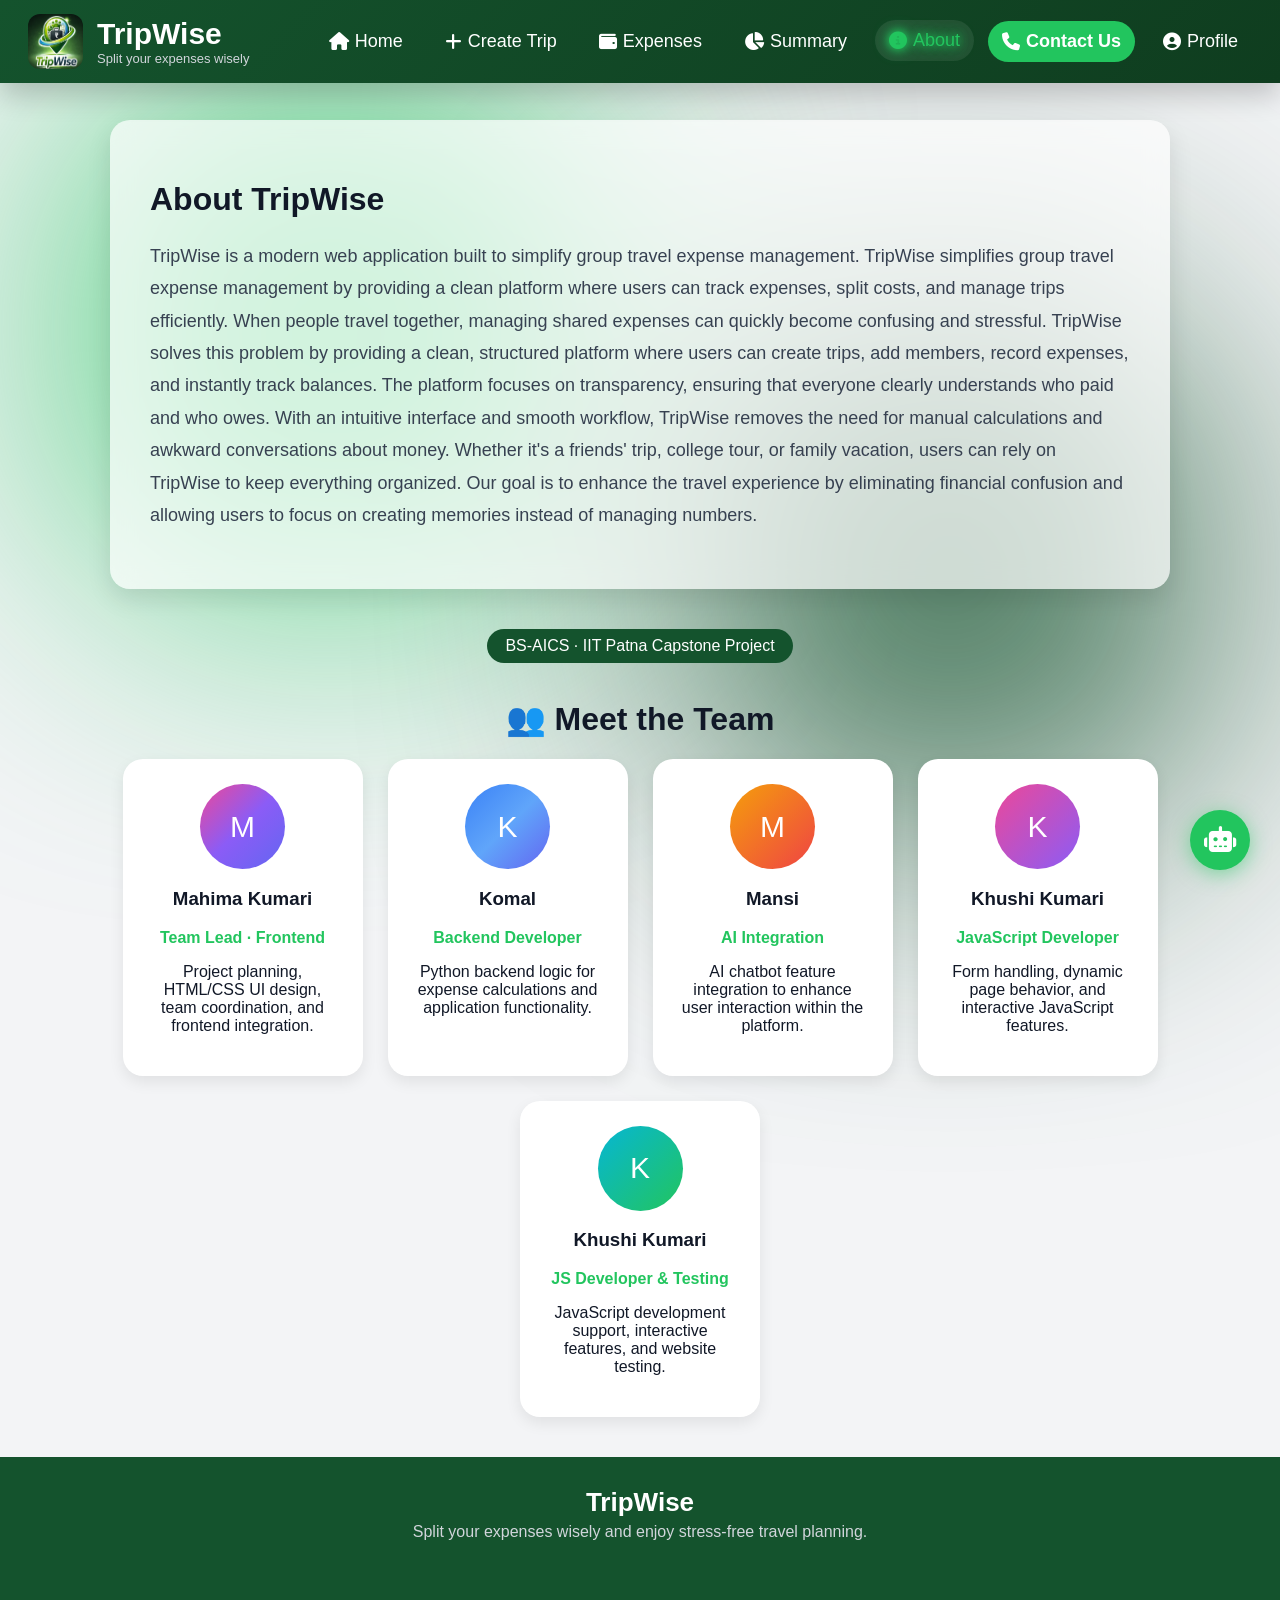
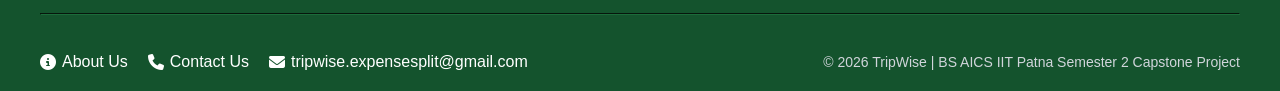
<file: aboutus.html>
<!DOCTYPE html>
<html lang="en">

<head>
    <title>About Us - TripWise</title>
    <meta name="viewport" content="width=device-width, initial-scale=1.0">
    <link rel="icon" type="image/png" href="image/logo.png">
    <link rel="stylesheet" href="https://cdnjs.cloudflare.com/ajax/libs/font-awesome/6.5.0/css/all.min.css">

    <style>
        html,
        body {
            margin: 0;
            padding: 0;
            overflow-x: hidden;
        }

        * {
            box-sizing: border-box;
            font-family: 'Segoe UI', sans-serif;
        }

        body {
            background: #f3f4f6;
            color: #111827;
            position: relative;
        }

        /* 🌿 BLUR BACKGROUND */
        body::before,
        body::after {
            content: "";
            position: fixed;
            width: 500px;
            height: 500px;
            border-radius: 50%;
            filter: blur(140px);
            z-index: -2;
            animation: float 14s infinite alternate ease-in-out;
        }

        body::before {
            background: #22c55e;
            top: 80px;
            left: 80px;
        }

        body::after {
            background: #14532d;
            bottom: 80px;
            right: 80px;
            animation-delay: 4s;
        }

        @keyframes float {
            0% {
                transform: translate(0, 0);
            }

            100% {
                transform: translate(80px, -60px);
            }
        }

        /* ✨ FLOATING PARTICLES */
        .particles {
            position: fixed;
            width: 100%;
            height: 100%;
            top: 0;
            left: 0;
            z-index: -1;
        }

        .particles span {
            position: absolute;
            width: 6px;
            height: 6px;
            background: #22c55e;
            border-radius: 50%;
            opacity: 0.5;
            animation: rise 10s linear infinite;
        }

        @keyframes rise {
            from {
                transform: translateY(100vh);
            }

            to {
                transform: translateY(-10vh);
            }
        }

        /* NAVBAR */
        nav {
            position: fixed;
            top: 0;
            left: 0;
            right: 0;
            background: #14532d;
            display: flex;
            justify-content: space-between;
            align-items: center;
            padding: 12px 40px;
            z-index: 1000;
        }

        .logo {
            display: flex;
            align-items: center;
            gap: 10px;
        }

        .logo {
            text-decoration: none;
        }

        .logo img {
            width: 55px;
            height: 55px;
            border-radius: 12px;
        }

        .logo-text h1 {
            color: white;
            font-size: 30px;
            margin: 0;
        }

        .logo-text p {
            color: #d1d5db;
            font-size: 13px;
            margin: 0;
        }

        .nav-links {
            display: flex;
            gap: 20px;
            align-items: center;
        }

        .nav-links a {
            color: white;
            text-decoration: none;
            font-size: 18px;
            display: flex;
            align-items: center;
            gap: 6px;
            transition: 0.3s;
        }

        /* ✨ NEON GLOW */
        .nav-links a:hover,
        .nav-links a.active {
            color: #22c55e;
            text-shadow: 0 0 8px #22c55e, 0 0 15px #22c55e;
        }

        .contact-btn {
            background: #22c55e;
            padding: 8px 16px;
            border-radius: 20px;
            font-weight: 600;
        }

        .contact-btn:hover {
            background: #16a34a;
            text-shadow: none;
        }

        .menu-btn {
            color: white;
            font-size: 28px;
            cursor: pointer;
        }

        /* SIDEBAR */
        .sidebar {
            position: fixed;
            top: 0;
            right: -260px;
            width: 260px;
            height: 100%;
            background: #14532d;
            padding-top: 90px;
            transition: 0.4s;
            z-index: 999;
        }

        .sidebar.active {
            right: 0;
        }

        .sidebar a {
            display: block;
            color: white;
            padding: 18px 30px;
            text-decoration: none;
            font-size: 18px;
        }

        .sidebar a.active {
            background: #1c6b3a;
        }

        .sidebar a:hover {
            background: #1c6b3a;
        }

        /* MAIN */
        .main {
            max-width: 1100px;
            margin: 120px auto 40px;
            padding: 0 20px;
        }

        /* ABOUT BOX */
        .about-box {
            background: rgba(255, 255, 255, 0.7);
            backdrop-filter: blur(12px);
            border-radius: 20px;
            padding: 40px;
            box-shadow: 0 10px 25px rgba(0, 0, 0, 0.1);
            margin-bottom: 40px;
        }

        .about-box h2 {
            color: #14532d;
            font-size: 36px;
        }

        .about-box p {
            font-size: 18px;
            color: #374151;
            margin-top: 15px;
            line-height: 1.8;
        }

        /* TEAM */
        .team {
            text-align: center;
        }

        .team-badge {
            background: #14532d;
            color: white;
            display: inline-block;
            padding: 8px 18px;
            border-radius: 20px;
            margin-bottom: 15px;
        }

        .team h2 {
            font-size: 38px;
            color: #14532d;
            margin-bottom: 30px;
        }

        .team-container {
            display: flex;
            flex-wrap: wrap;
            justify-content: center;
            gap: 25px;
        }

        .member {
            background: white;
            border-radius: 20px;
            padding: 25px;
            width: 240px;
            transition: 0.4s;
            box-shadow: 0 6px 15px rgba(0, 0, 0, 0.08);
        }

        .member:hover {
            transform: translateY(-12px) scale(1.05);
            box-shadow: 0 20px 40px rgba(34, 197, 94, 0.25);
        }

        /* AVATAR */
        .avatar {
            width: 85px;
            height: 85px;
            border-radius: 50%;
            display: flex;
            align-items: center;
            justify-content: center;
            font-size: 30px;
            color: white;
            margin: auto;
            margin-bottom: 15px;
        }

        .mahima {
            background: linear-gradient(135deg, #ec4899, #8b5cf6, #6366f1);
        }

        .komal {
            background: linear-gradient(135deg, #3b82f6, #60a5fa, #6366f1);
        }

        .mansi {
            background: linear-gradient(135deg, #f59e0b, #ef4444);
        }

        .khushi1 {
            background: linear-gradient(135deg, #ec4899, #8b5cf6);
        }

        .khushi2 {
            background: linear-gradient(135deg, #06b6d4, #22c55e);
        }

        .role {
            color: #22c55e;
            font-weight: 600;
        }

        /* STRIP */
        .promo-strip {
            background: #14532d;
            color: white;
            padding: 20px;
            text-align: center;
        }

        /* FOOTER */
        .footer {
            background: #14532d;
            color: white;
            padding: 30px 40px 20px;
        }

        /* CENTER TEXT */
        .footer-center {
            text-align: center;
            margin-bottom: 15px;
        }

        .footer-center h2 {
            margin: 0;
            font-size: 26px;
        }

        .footer-center p {
            margin-top: 5px;
            color: #d1d5db;
        }

        /* BOTTOM ROW */
        .footer-bottom {
            display: flex;
            justify-content: space-between;
            align-items: center;
            flex-wrap: wrap;
        }

        /* LEFT LINKS */
        .footer-left {
            display: flex;
            gap: 20px;
            flex-wrap: wrap;
        }

        .footer-left a {
            color: white;
            text-decoration: none;
            display: flex;
            align-items: center;
            gap: 6px;
        }

        .footer-left a:hover {
            color: #22c55e;
        }

        /* RIGHT TEXT */
        .footer-right {
            font-size: 14px;
            color: #d1d5db;
        }

        /* MOBILE RESPONSIVE */
        @media(max-width:768px) {
            .footer-bottom {
                flex-direction: column;
                gap: 10px;
                text-align: center;
            }
        }
    </style>
    <link rel="stylesheet" href="css/responsive.css">
</head>

<body>

    <!-- PARTICLES -->
    <div class="particles">
        <span style="left:10%; animation-duration:8s;"></span>
        <span style="left:25%; animation-duration:12s;"></span>
        <span style="left:50%; animation-duration:10s;"></span>
        <span style="left:75%; animation-duration:14s;"></span>
        <span style="left:90%; animation-duration:9s;"></span>
    </div>

    <nav>
        <a href="index.html" class="logo">
            <img src="image/logo.png">
            <div class="logo-text">
                <h1>TripWise</h1>
                <p>Split your expenses wisely</p>
            </div>
        </a>


        <div class="nav-links">
            <a href="index.html"><i class="fa-solid fa-house"></i> Home</a>
            <a href="create_trip.html"><i class="fa-solid fa-plus"></i> Create Trip</a>
            <a href="add_expense.html"><i class="fa-solid fa-wallet"></i> Expenses</a>
            <a href="summary.html"><i class="fa-solid fa-chart-pie"></i> Summary</a>
            <a href="aboutus.html" class="active">
                <i class="fa-solid fa-circle-info"></i> About
            </a>
            <a href="contact.html" class="contact-btn">
                <i class="fa-solid fa-phone"></i> Contact Us
            </a>

            <a href="create_acc.html"><i class="fa-solid fa-circle-user"></i> Profile</a>

        </div>

        <div class="menu-btn" onclick="toggleSidebar()">
            <i class="fa-solid fa-bars"></i>
        </div>
    </nav>

    <!-- SIDEBAR -->
    <div class="sidebar" id="sidebar">
        <a href="index.html">Home</a>
        <a href="create_trip.html">Create Trip</a>
        <a href="add_expense.html">Expenses</a>
        <a href="summary.html">Summary</a>
        <a href="create_acc.html">Profile</a>
        <a href="aboutus.html" class="active">About</a>
    </div>

    <div class="main">

        <div class="about-box">
            <h1>About TripWise</h1>
            <p>
                TripWise is a modern web application built to simplify group travel expense management.
                TripWise simplifies group travel expense management by providing a clean platform
                where users can track expenses, split costs, and manage trips efficiently.
                When people travel together, managing shared expenses can quickly become confusing and stressful.
                TripWise solves this problem by providing a clean, structured platform where users can create trips,
                add members, record expenses, and instantly track balances.

                The platform focuses on transparency, ensuring that everyone clearly understands who paid and who owes.
                With an intuitive interface and smooth workflow, TripWise removes the need for manual calculations and
                awkward conversations about money. Whether it's a friends' trip, college tour, or family vacation, users
                can rely on TripWise to keep everything organized.

                Our goal is to enhance the travel experience by eliminating financial confusion and allowing users to
                focus on creating memories instead of managing numbers.
            </p>
        </div>

        <div div class="team">
            <div class="team-badge">BS-AICS · IIT Patna Capstone Project</div>
            <h1>👥 Meet the Team</h1>

            <div div class="team-container">
                <!-- members unchanged -->
                <div class="member">
                    <div class="avatar mahima">M</div>
                    <h3>Mahima Kumari</h3>
                    <p class="role">Team Lead · Frontend</p>
                    <p>Project planning, HTML/CSS UI design, team coordination, and frontend integration.</p>
                </div>

                <div class="member">
                    <div class="avatar komal">K</div>
                    <h3>Komal</h3>
                    <p class="role">Backend Developer</p>
                    <p>Python backend logic for expense calculations and application functionality.</p>
                </div>

                <div class="member">
                    <div class="avatar mansi">M</div>
                    <h3>Mansi</h3>
                    <p class="role">AI Integration</p>
                    <p>AI chatbot feature integration to enhance user interaction within the platform.</p>
                </div>

                <div class="member">
                    <div class="avatar khushi1">K</div>
                    <h3>Khushi Kumari</h3>
                    <p class="role">JavaScript Developer</p>
                    <p>Form handling, dynamic page behavior, and interactive JavaScript features.</p>
                </div>

                <div class="member">
                    <div class="avatar khushi2">K</div>
                    <h3>Khushi Kumari</h3>
                    <p class="role">JS Developer & Testing</p>
                    <p>JavaScript development support, interactive features, and website testing.</p>
                </div>
            </div>
        </div>
    </div>
    </div>

    </div>


    <footer class="footer">

        <!-- CENTER TAGLINE -->
        <div class="footer-center">
            <h2>TripWise</h2>
            <p>Split your expenses wisely and enjoy stress-free travel planning.</p>
        </div>

        <br>
        <br>
        <hr style="border-color:#1c6b3a; margin:20px 0;">
        <br>
        <!-- BOTTOM ROW -->
        <div class="footer-bottom">

            <!-- LEFT -->
            <div class="footer-left">
                <a href="aboutus.html">
                    <i class="fa-solid fa-circle-info"></i> About Us
                </a>

                <a href="contact.html">
                    <i class="fa-solid fa-phone"></i> Contact Us
                </a>

                <a href="#">
                    <i class="fa-solid fa-envelope"></i> tripwise.expensesplit@gmail.com
                </a>
            </div>

            <!-- RIGHT -->
            <div class="footer-right">
                © 2026 TripWise | BS AICS IIT Patna Semester 2 Capstone Project
            </div>

        </div>

    </footer>
    <script>
        function toggleSidebar() {
            document.getElementById("sidebar").classList.toggle("active");
        }
    </script>
    <!-- TRIPWISE AI CHAT BUBBLE -->
    <div id="chat-bubble" onclick="toggleChat()">
        <i class="fa-solid fa-robot"></i>
    </div>

    <div id="chat-window">
        <div id="chat-header">
            <span><i class="fa-solid fa-robot"></i> TripWise AI</span>
            <span onclick="toggleChat()" style="cursor:pointer;">✕</span>
        </div>
        <div id="chat-messages">
            <div class="bot-msg">👋 Hi! I'm TripWise AI.<br>Ask me about splitting expenses or travel budgeting!</div>
        </div>
        <div id="chat-input-area">
            <input type="text" id="chat-input" placeholder="Ask something..."
                onkeydown="if(event.key==='Enter') sendMessage()">
            <button onclick="sendMessage()"><i class="fa-solid fa-paper-plane"></i></button>
        </div>
    </div>

    <style>
        #chat-bubble {
            position: fixed;
            bottom: 30px;
            right: 30px;
            width: 60px;
            height: 60px;
            background: #22c55e;
            border-radius: 50%;
            display: flex;
            align-items: center;
            justify-content: center;
            font-size: 26px;
            color: white;
            cursor: pointer;
            box-shadow: 0 4px 20px rgba(34, 197, 94, 0.5);
            z-index: 9999;
            transition: transform 0.3s;
        }

        #chat-bubble:hover {
            transform: scale(1.1);
        }

        #chat-window {
            display: none;
            position: fixed;
            bottom: 100px;
            right: 30px;
            width: 340px;
            height: 460px;
            background: white;
            border-radius: 20px;
            box-shadow: 0 10px 40px rgba(0, 0, 0, 0.15);
            z-index: 9998;
            flex-direction: column;
            overflow: hidden;
        }

        #chat-window.open {
            display: flex;
        }

        #chat-header {
            background: #14532d;
            color: white;
            padding: 14px 18px;
            font-size: 16px;
            font-weight: 600;
            display: flex;
            justify-content: space-between;
            align-items: center;
        }

        #chat-messages {
            flex: 1;
            padding: 16px;
            overflow-y: auto;
            display: flex;
            flex-direction: column;
            gap: 10px;
        }

        .bot-msg {
            background: #f0fdf4;
            border: 1px solid #bbf7d0;
            color: #14532d;
            padding: 10px 14px;
            border-radius: 14px 14px 14px 0;
            font-size: 14px;
            max-width: 85%;
            line-height: 1.5;
        }

        .user-msg {
            background: #22c55e;
            color: white;
            padding: 10px 14px;
            border-radius: 14px 14px 0 14px;
            font-size: 14px;
            max-width: 85%;
            align-self: flex-end;
        }

        .thinking-msg {
            background: #f3f4f6;
            color: #6b7280;
            padding: 10px 14px;
            border-radius: 14px;
            font-size: 13px;
            font-style: italic;
        }

        #chat-input-area {
            display: flex;
            padding: 12px;
            border-top: 1px solid #e5e7eb;
            gap: 8px;
        }

        #chat-input {
            flex: 1;
            padding: 10px 14px;
            border: 1px solid #d1d5db;
            border-radius: 20px;
            font-size: 14px;
            outline: none;
        }

        #chat-input:focus {
            border-color: #22c55e;
        }

        #chat-input-area button {
            background: #22c55e;
            color: white;
            border: none;
            width: 40px;
            height: 40px;
            border-radius: 50%;
            cursor: pointer;
            font-size: 15px;
            margin-top: 0;
            padding: 0;
            display: flex;
            align-items: center;
            justify-content: center;
        }
    </style>

<script>
function toggleChat(){
    document.getElementById('chat-window').classList.toggle('open');
}
async function sendMessage(){
    const input=document.getElementById('chat-input');
    const messages=document.getElementById('chat-messages');
    const userText=input.value.trim();
    if(!userText) return;
    messages.innerHTML+=`<div class="user-msg">${userText}</div>`;
    input.value='';
    messages.innerHTML+=`<div class="thinking-msg" id="thinking">TripWise AI is thinking...</div>`;
    messages.scrollTop=messages.scrollHeight;
    try{
        const response=await fetch('http://127.0.0.1:8000/api/chatbot/',{
            method:'POST',
            headers:{'Content-Type':'application/json'},
            body:JSON.stringify({message:userText})
        });
        const data=await response.json();
        document.getElementById('thinking').remove();
        messages.innerHTML+=`<div class="bot-msg">${data.reply}</div>`;
    }catch(error){
        document.getElementById('thinking').remove();
        messages.innerHTML+=`<div class="bot-msg">⚠️ Could not connect.?</div>`;
    }
    messages.scrollTop=messages.scrollHeight;
}
</script>
<script src="js/script.js"></script>
</body>

</html>
</file>
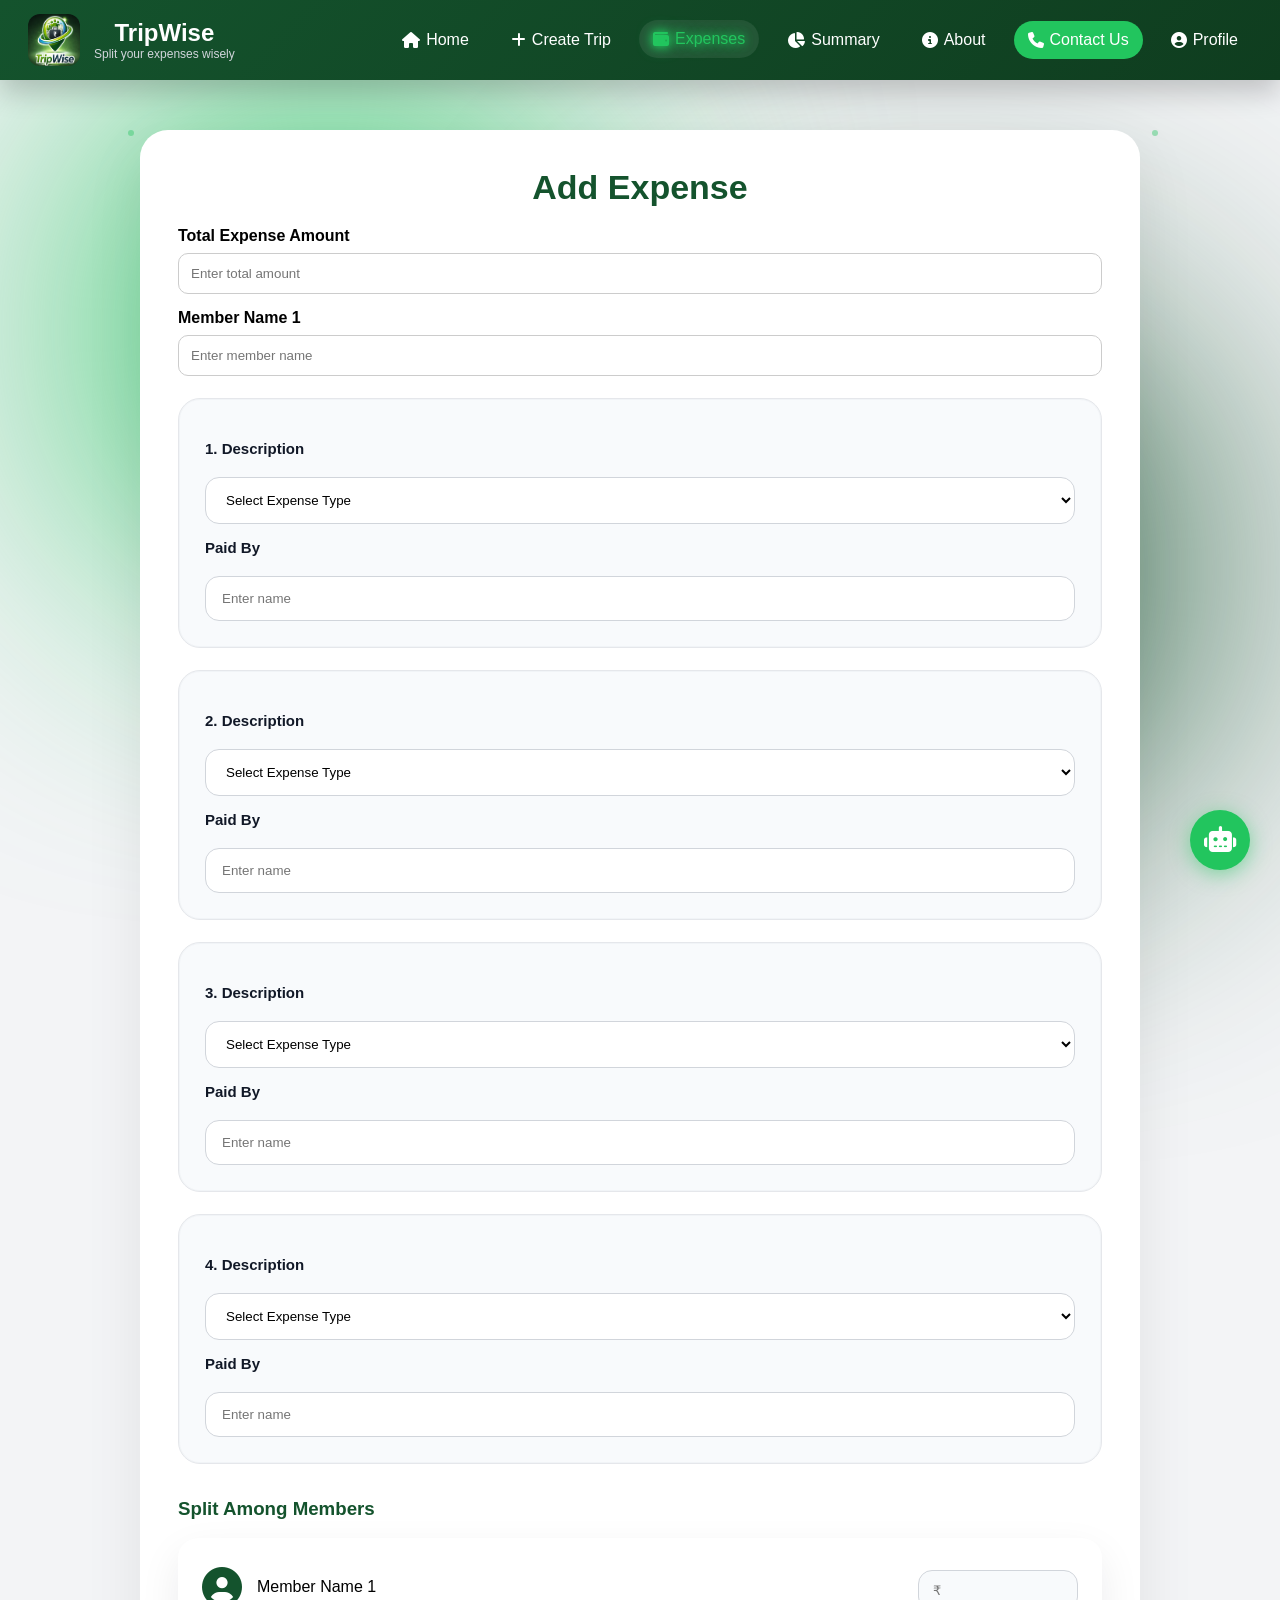
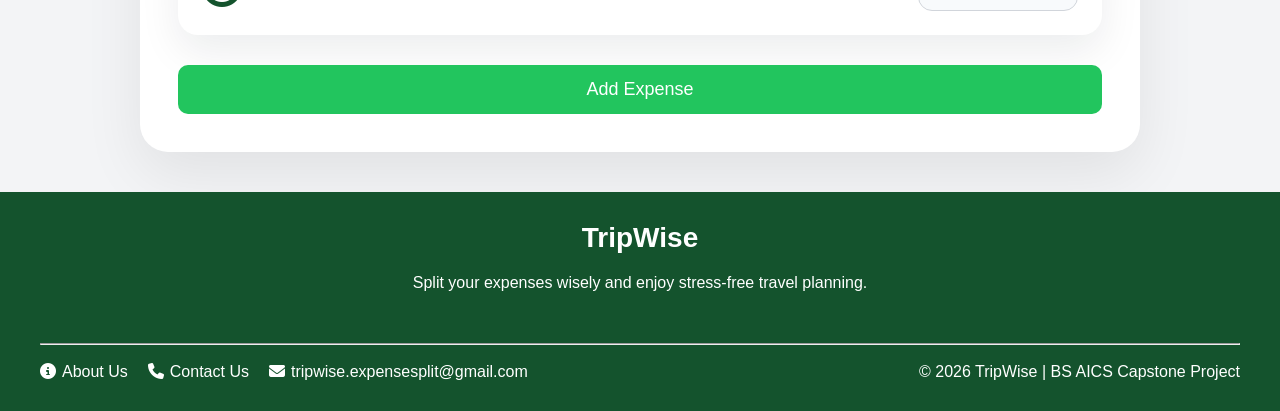
<file: add_expense.html>
<!DOCTYPE html>
<html>

<head>
    <title>Add Expense - TripWise</title>
    <meta name="viewport" content="width=device-width, initial-scale=1.0">
    <link rel="icon" type="image/png" href="image/logo.png">
    <link rel="stylesheet" href="https://cdnjs.cloudflare.com/ajax/libs/font-awesome/6.5.0/css/all.min.css">

    <style>
        * {
            margin: 0;
            padding: 0;
            box-sizing: border-box;
            font-family: 'Segoe UI', sans-serif;
        }

        body {
            background: #f3f4f6;
        }

        /* 🌿 BLUR BACKGROUND */
        body::before,
        body::after {
            content: "";
            position: fixed;
            width: 500px;
            height: 500px;
            border-radius: 50%;
            filter: blur(140px);
            z-index: -2;
            animation: float 14s infinite alternate ease-in-out;
        }

        body::before {
            background: #22c55e;
            top: 80px;
            left: 80px;
        }

        body::after {
            background: #14532d;
            bottom: 80px;
            right: 80px;
        }

        @keyframes float {
            0% {
                transform: translate(0, 0);
            }

            100% {
                transform: translate(80px, -60px);
            }
        }

        /* ✨ FLOATING PARTICLES */
        .particles span {
            position: fixed;
            width: 6px;
            height: 6px;
            background: #22c55e;
            border-radius: 50%;
            opacity: 0.4;
            animation: move 10s linear infinite;
            z-index: -1;
        }

        @keyframes move {
            from {
                transform: translateY(100vh);
            }

            to {
                transform: translateY(-10vh);
            }
        }

        /* NAVBAR */
        nav {
            position: fixed;
            top: 0;
            left: 0;
            width: 100%;
            background: linear-gradient(135deg, #14532d 0%, #0f3d1f 100%);
            display: flex;
            justify-content: space-between;
            align-items: center;
            padding: 14px 20px;
            z-index: 1000;
            box-shadow: 0 12px 28px rgba(0, 0, 0, 0.18);
            overflow: hidden;
        }

        .logo {
            display: flex;
            align-items: center;
            gap: 12px;
            text-decoration: none;
            flex-shrink: 0;
        }

        .logo img {
            width: 52px;
            height: 52px;
            border-radius: 12px;
        }

        .logo-text h1 {
            color: white;
            font-size: 24px;
            margin: 0;
        }

        .logo-text p {
            color: #d1d5db;
            font-size: 12px;
            margin: 0;
        }

        .nav-links {
            display: flex;
            gap: 18px;
            align-items: center;
            flex-wrap: wrap;
            justify-content: center;
            flex: 1 1 auto;
            min-width: 0;
        }

        .nav-links a {
            color: white;
            text-decoration: none;
            font-size: 16px;
            display: flex;
            align-items: center;
            gap: 6px;
            padding: 8px 12px;
            border-radius: 999px;
            transition: background 0.2s ease, transform 0.2s ease;
            white-space: nowrap;
        }

        .nav-links a.active,
        .nav-links a:hover {
            color: #22c55e;
            text-shadow: 0 0 8px #22c55e, 0 0 15px #22c55e;
            transform: translateY(-1px);
            background: rgba(255, 255, 255, 0.08);
        }

        /* CONTACT BUTTON */
        .contact-btn {
            background: #22c55e;
            padding: 8px 16px;
            border-radius: 20px;
        }

        .menu-btn {
            display: none;
            width: 44px;
            height: 44px;
            min-width: 44px;
            align-items: center;
            justify-content: center;
            color: white;
            font-size: 20px;
            cursor: pointer;
            border-radius: 14px;
            background: rgba(255, 255, 255, 0.08);
        }

        /* SIDEBAR */
        .sidebar {
            position: fixed;
            top: 80px;
            right: -260px;
            width: 260px;
            height: 100%;
            background: #14532d;
            transition: 0.4s;
            padding-top: 20px;
        }

        .sidebar.active {
            right: 0;
        }

        .sidebar a {
            display: block;
            color: white;
            padding: 18px 25px;
            text-decoration: none;
            font-size: 20px;
        }

        .sidebar a:hover {
            background: #22c55e;
        }

        /* MAIN */
        .main {
            max-width: 1000px;
            margin: 130px auto 40px;
            background: white;
            padding: 38px;
            border-radius: 28px;
            box-shadow: 0 22px 60px rgba(0, 0, 0, 0.08);
        }

        h1,
        h2 {
            text-align: center;
            color: #14532d;
            margin-bottom: 20px;
            font-weight: 800;
        }

        h1 {
            font-size: 34px;
        }

        h2 {
            font-size: 28px;
        }

        label {
            font-weight: 600;
            display: block;
            margin-top: 15px;
        }

        input,
        select {
            width: 100%;
            padding: 12px;
            margin-top: 8px;
            border-radius: 10px;
            border: 1px solid #ccc;
        }

        /* EXPENSE BLOCK */
        .expense-block {
            margin-top: 22px;
            padding: 26px;
            border-radius: 22px;
            background: #f8fafc;
            border: 1px solid #e5e7eb;
            box-shadow: inset 0 0 0 1px rgba(209, 213, 219, 0.18);
        }

        .expense-block label {
            margin-bottom: 10px;
            display: block;
            font-size: 15px;
            color: #111827;
        }

        .expense-block select,
        .expense-block input {
            width: 100%;
            padding: 14px 16px;
            border-radius: 14px;
            border: 1px solid #d1d5db;
            background: white;
            margin-top: 10px;
        }

        /* MEMBER CARDS */
        .members {
            margin-top: 34px;
        }

        .card {
            background: #ffffff;
            border-radius: 20px;
            padding: 24px;
            margin-top: 18px;
            display: flex;
            justify-content: space-between;
            align-items: center;
            box-shadow: 0 16px 40px rgba(15, 23, 42, 0.08);
            transition: box-shadow 0.3s ease;
        }

        .card:hover {
            box-shadow: 0 20px 55px rgba(15, 23, 42, 0.12);
            transform: none;
        }

        .card-left {
            display: flex;
            align-items: center;
            gap: 15px;
        }

        .card i {
            font-size: 40px;
            color: #14532d;
        }

        .card input {
            width: 160px;
            padding: 12px 14px;
            border-radius: 14px;
            border: 1px solid #d1d5db;
            background: #f8fafc;
        }

        /* BUTTON */
        button {
            width: 100%;
            padding: 14px;
            background: #22c55e;
            color: white;
            border: none;
            border-radius: 10px;
            font-size: 18px;
            margin-top: 30px;
            cursor: pointer;
        }

        button:hover {
            background: #16a34a;
        }

        /* FOOTER */
        .footer {
            background: #14532d;
            color: white;
            padding: 30px 40px;
        }

        .footer-center {
            color: white;
            text-align: center;
            margin-bottom: 15px;
        }

        .footer-bottom {
            display: flex;
            justify-content: space-between;
            flex-wrap: wrap;
        }

        .footer-left {
            display: flex;
            gap: 20px;
        }

        .footer-left a {
            color: white;
            text-decoration: none;
            display: flex;
            gap: 6px;
        }

        .footer-left a:hover {
            color: #22c55e;
        }

        .footer-center h2 {
            color: white;
        }

        /* MOBILE RESPONSIVE */
        @media(max-width:900px) {
            nav {
                padding: 14px 16px;
            }

            .nav-links {
                display: none;
            }

            .menu-btn {
                display: flex;
                flex-shrink: 0;
            }

            .sidebar {
                top: 72px;
                width: 260px;
                height: calc(100% - 72px);
            }
        }

        @media(max-width:768px) {
            nav {
                padding: 14px 18px;
            }

            .logo img {
                width: 48px;
                height: 48px;
            }

            .logo-text h1 {
                font-size: 18px;
            }

            .logo-text p {
                font-size: 11px;
            }

            .main {
                margin: 110px 16px 40px;
                padding: 26px;
            }

            .card {
                flex-direction: column;
                align-items: stretch;
                gap: 14px;
            }

            .card input {
                width: 100%;
                max-width: 100%;
            }

            .expense-block {
                padding: 20px;
            }

            .nav-links a,
            .contact-btn {
                font-size: 14px;
                padding: 8px 10px;
            }

            .footer-bottom {
                flex-direction: column;
                gap: 10px;
                text-align: center;
            }
        }

        @media(max-width:480px) {
            nav {
                padding: 12px 14px;
            }

            .logo img {
                width: 42px;
                height: 42px;
            }

            .logo-text h1 {
                font-size: 18px;
            }

            .menu-btn {
                width: 40px;
                height: 40px;
                font-size: 18px;
            }

            #chat-bubble {
                right: 16px;
                bottom: 16px;
                width: 52px;
                height: 52px;
                font-size: 22px;
            }

            #chat-window {
                width: calc(100vw - 32px);
                right: 16px;
                bottom: 84px;
            }

            .expense-block,
            .main {
                padding: 16px;
            }

            .card {
                padding: 18px;
            }

            .footer {
                padding: 24px 16px;
            }
        }
    </style>
    <link rel="stylesheet" href="css/responsive.css">

</head>

<body>

    <!-- PARTICLES -->
    <div class="particles">
        <span style="left:10%; animation-delay:0s"></span>
        <span style="left:30%; animation-delay:2s"></span>
        <span style="left:50%; animation-delay:4s"></span>
        <span style="left:70%; animation-delay:1s"></span>
        <span style="left:90%; animation-delay:3s"></span>
    </div>

    <!-- NAVBAR -->
    <nav>
        <a href="index.html" class="logo">
            <img src="image/logo.png">
            <div class="logo-text">
                <h1>TripWise</h1>
                <p>Split your expenses wisely</p>
            </div>
        </a>

        <div class="nav-links">
            <a href="index.html"><i class="fa-solid fa-house"></i> Home</a>
            <a href="create_trip.html"><i class="fa-solid fa-plus"></i> Create Trip</a>
            <a href="add_expense.html" class="active"><i class="fa-solid fa-wallet"></i> Expenses</a>
            <a href="summary.html"><i class="fa-solid fa-chart-pie"></i> Summary</a>

            <a href="aboutus.html"><i class="fa-solid fa-circle-info"></i> About</a>

            <a href="contact.html" class="contact-btn">
                <i class="fa-solid fa-phone"></i> Contact Us
            </a>

            <a href="create_acc.html">
                <i class="fa-solid fa-circle-user"></i> Profile
            </a>
        </div>


        <div class="menu-btn" onclick="toggleSidebar()"><i class="fa-solid fa-bars"></i></div>
    </nav>

    <!-- SIDEBAR -->
    <div class="sidebar" id="sidebar">
        <a href="index.html">Home</a>
        <a href="create_trip.html">Create Trip</a>
        <a href="add_expense.html">Expenses</a>
        <a href="summary.html">Summary</a>
        <a href="create_acc.html">Profile</a>
    </div>

    <!-- MAIN -->
    <div class="main">

        <center>
            <h1>Add Expense</h1>
        </center>

        <!-- TOTAL EXPENSE -->
        <label>Total Expense Amount</label>
        <input type="number" placeholder="Enter total amount">

        <!-- MEMBER NAMES -->
        <!-- Dynamic member inputs will be generated here -->
        <div id="memberNamesContainer"></div>
        <label>Member Name 1</label>
        <input type="text" placeholder="Enter member name">

        <!-- EXPENSE 1 -->
        <div class="expense-block">
            <label>1. Description</label>
            <select>
                <option value="">Select Expense Type</option>
                <option>🍽 Food & Dining</option>
                <option>🚗 Travel / Transport</option>
                <option>🏨 Hotel / Stay</option>
                <option>🎟 Tickets / Entry Fees</option>
                <option>🛍 Shopping</option>
                <option>🎉 Entertainment</option>
                <option>🚕 Cab / Auto</option>
                <option>⛽ Fuel</option>
                <option>📸 Activities / Adventures</option>
                <option>💊 Emergency / Medical</option>
                <option>📦 Others</option>
            </select>

            <label>Paid By</label>
            <input type="text" placeholder="Enter name">
        </div>

        <!-- EXPENSE 2 -->
        <div class="expense-block">
            <label>2. Description</label>
            <select>
                <option value="">Select Expense Type</option>
                <option>🍽 Food & Dining</option>
                <option>🚗 Travel / Transport</option>
                <option>🏨 Hotel / Stay</option>
                <option>🎟 Tickets / Entry Fees</option>
                <option>🛍 Shopping</option>
                <option>🎉 Entertainment</option>
                <option>🚕 Cab / Auto</option>
                <option>⛽ Fuel</option>
                <option>📸 Activities / Adventures</option>
                <option>💊 Emergency / Medical</option>
                <option>📦 Others</option>
            </select>

            <label>Paid By</label>
            <input type="text" placeholder="Enter name">
        </div>

        <!-- EXPENSE 3 -->
        <div class="expense-block">
            <label>3. Description</label>
            <select>
                <option value="">Select Expense Type</option>
                <option>🍽 Food & Dining</option>
                <option>🚗 Travel / Transport</option>
                <option>🏨 Hotel / Stay</option>
                <option>🎟 Tickets / Entry Fees</option>
                <option>🛍 Shopping</option>
                <option>🎉 Entertainment</option>
                <option>🚕 Cab / Auto</option>
                <option>⛽ Fuel</option>
                <option>📸 Activities / Adventures</option>
                <option>💊 Emergency / Medical</option>
                <option>📦 Others</option>
            </select>

            <label>Paid By</label>
            <input type="text" placeholder="Enter name">
        </div>

        <!-- EXPENSE 4 -->
        <div class="expense-block">
            <label>4. Description</label>
            <select>
                <option value="">Select Expense Type</option>
                <option>🍽 Food & Dining</option>
                <option>🚗 Travel / Transport</option>
                <option>🏨 Hotel / Stay</option>
                <option>🎟 Tickets / Entry Fees</option>
                <option>🛍 Shopping</option>
                <option>🎉 Entertainment</option>
                <option>🚕 Cab / Auto</option>
                <option>⛽ Fuel</option>
                <option>📸 Activities / Adventures</option>
                <option>💊 Emergency / Medical</option>
                <option>📦 Others</option>
            </select>

            <label>Paid By</label>
            <input type="text" placeholder="Enter name">
        </div>

        <!-- MEMBER CARD (ONLY 1 FOR NOW) -->
        <div class="members">
            <h3 style="color:#14532d;">Split Among Members</h3>

            <div class="card">
                <div class="card-left">
                    <i class="fa-solid fa-user-circle"></i>
                    <span>Member Name 1</span>
                </div>
                <input type="number" placeholder="₹">
            </div>
        </div>
        
        <button onclick="location.href='summary.html'">Add Expense</button>

    </div>

    <!-- FOOTER -->
    <footer class="footer">

        <!-- CENTER -->
        <div class="footer-center">
            <h2>TripWise</h2>
            <p>Split your expenses wisely and enjoy stress-free travel planning.</p>
        </div>
        <br>
        <br>
        <hr>
        <br>
        <!-- BOTTOM -->
        <div class="footer-bottom">

            <!-- LEFT -->
            <div class="footer-left">
                <a href="aboutus.html">
                    <i class="fa-solid fa-circle-info"></i> About Us
                </a>

                <a href="contact.html">
                    <i class="fa-solid fa-phone"></i> Contact Us
                </a>

                <a href="#">
                    <i class="fa-solid fa-envelope"></i> tripwise.expensesplit@gmail.com
                </a>
            </div>

            <!-- RIGHT -->
            <div class="footer-right">
                © 2026 TripWise | BS AICS Capstone Project
            </div>

        </div>

    </footer>
    <script>
        function toggleSidebar() {
            document.getElementById("sidebar").classList.toggle("active");
        }
    </script>
    <!-- TRIPWISE AI CHAT BUBBLE -->
    <div id="chat-bubble" onclick="toggleChat()">
        <i class="fa-solid fa-robot"></i>
    </div>

    <div id="chat-window">
        <div id="chat-header">
            <span><i class="fa-solid fa-robot"></i> TripWise AI</span>
            <span onclick="toggleChat()" style="cursor:pointer;">✕</span>
        </div>
        <div id="chat-messages">
            <div class="bot-msg">👋 Hi! I'm TripWise AI.<br>Ask me about splitting expenses or travel budgeting!</div>
        </div>
        <div id="chat-input-area">
            <input type="text" id="chat-input" placeholder="Ask something..."
                onkeydown="if(event.key==='Enter') sendMessage()">
            <button onclick="sendMessage()"><i class="fa-solid fa-paper-plane"></i></button>
        </div>
    </div>

    <style>
        #chat-bubble {
            position: fixed;
            bottom: 30px;
            right: 30px;
            width: 60px;
            height: 60px;
            background: #22c55e;
            border-radius: 50%;
            display: flex;
            align-items: center;
            justify-content: center;
            font-size: 26px;
            color: white;
            cursor: pointer;
            box-shadow: 0 4px 20px rgba(34, 197, 94, 0.5);
            z-index: 9999;
            transition: transform 0.3s;
        }

        #chat-bubble:hover {
            transform: scale(1.1);
        }

        #chat-window {
            display: none;
            position: fixed;
            bottom: 100px;
            right: 30px;
            width: min(340px, calc(100vw - 40px));
            max-width: calc(100vw - 40px);
            height: 460px;
            background: white;
            border-radius: 20px;
            box-shadow: 0 10px 40px rgba(0, 0, 0, 0.15);
            z-index: 9998;
            flex-direction: column;
            overflow: hidden;
        }

        #chat-window.open {
            display: flex;
        }

        #chat-header {
            background: #14532d;
            color: white;
            padding: 14px 18px;
            font-size: 16px;
            font-weight: 600;
            display: flex;
            justify-content: space-between;
            align-items: center;
        }

        #chat-messages {
            flex: 1;
            padding: 16px;
            overflow-y: auto;
            display: flex;
            flex-direction: column;
            gap: 10px;
        }

        .bot-msg {
            background: #f0fdf4;
            border: 1px solid #bbf7d0;
            color: #14532d;
            padding: 10px 14px;
            border-radius: 14px 14px 14px 0;
            font-size: 14px;
            max-width: 85%;
            line-height: 1.5;
        }

        .user-msg {
            background: #22c55e;
            color: white;
            padding: 10px 14px;
            border-radius: 14px 14px 0 14px;
            font-size: 14px;
            max-width: 85%;
            align-self: flex-end;
        }

        .thinking-msg {
            background: #f3f4f6;
            color: #6b7280;
            padding: 10px 14px;
            border-radius: 14px;
            font-size: 13px;
            font-style: italic;
        }

        #chat-input-area {
            display: flex;
            padding: 12px;
            border-top: 1px solid #e5e7eb;
            gap: 8px;
        }

        #chat-input {
            flex: 1;
            padding: 10px 14px;
            border: 1px solid #d1d5db;
            border-radius: 20px;
            font-size: 14px;
            outline: none;
        }

        #chat-input:focus {
            border-color: #22c55e;
        }

        #chat-input-area button {
            background: #22c55e;
            color: white;
            border: none;
            width: 40px;
            height: 40px;
            border-radius: 50%;
            cursor: pointer;
            font-size: 15px;
            margin-top: 0;
            padding: 0;
            display: flex;
            align-items: center;
            justify-content: center;
        }
    </style>

<script>
function toggleChat(){
    document.getElementById('chat-window').classList.toggle('open');
}
async function sendMessage(){
    const input=document.getElementById('chat-input');
    const messages=document.getElementById('chat-messages');
    const userText=input.value.trim();
    if(!userText) return;
    messages.innerHTML+=`<div class="user-msg">${userText}</div>`;
    input.value='';
    messages.innerHTML+=`<div class="thinking-msg" id="thinking">TripWise AI is thinking...</div>`;
    messages.scrollTop=messages.scrollHeight;
    try{
        const response=await fetch('http://127.0.0.1:8000/api/chatbot/',{
            method:'POST',
            headers:{'Content-Type':'application/json'},
            body:JSON.stringify({message:userText})
        });
        const data=await response.json();
        document.getElementById('thinking').remove();
        messages.innerHTML+=`<div class="bot-msg">${data.reply}</div>`;
    }catch(error){
        document.getElementById('thinking').remove();
        messages.innerHTML+=`<div class="bot-msg">⚠️ Could not connect.?</div>`;
    }
    messages.scrollTop=messages.scrollHeight;
}
</script>
<script src="js/script.js"></script>
</body>
</html>
</file>
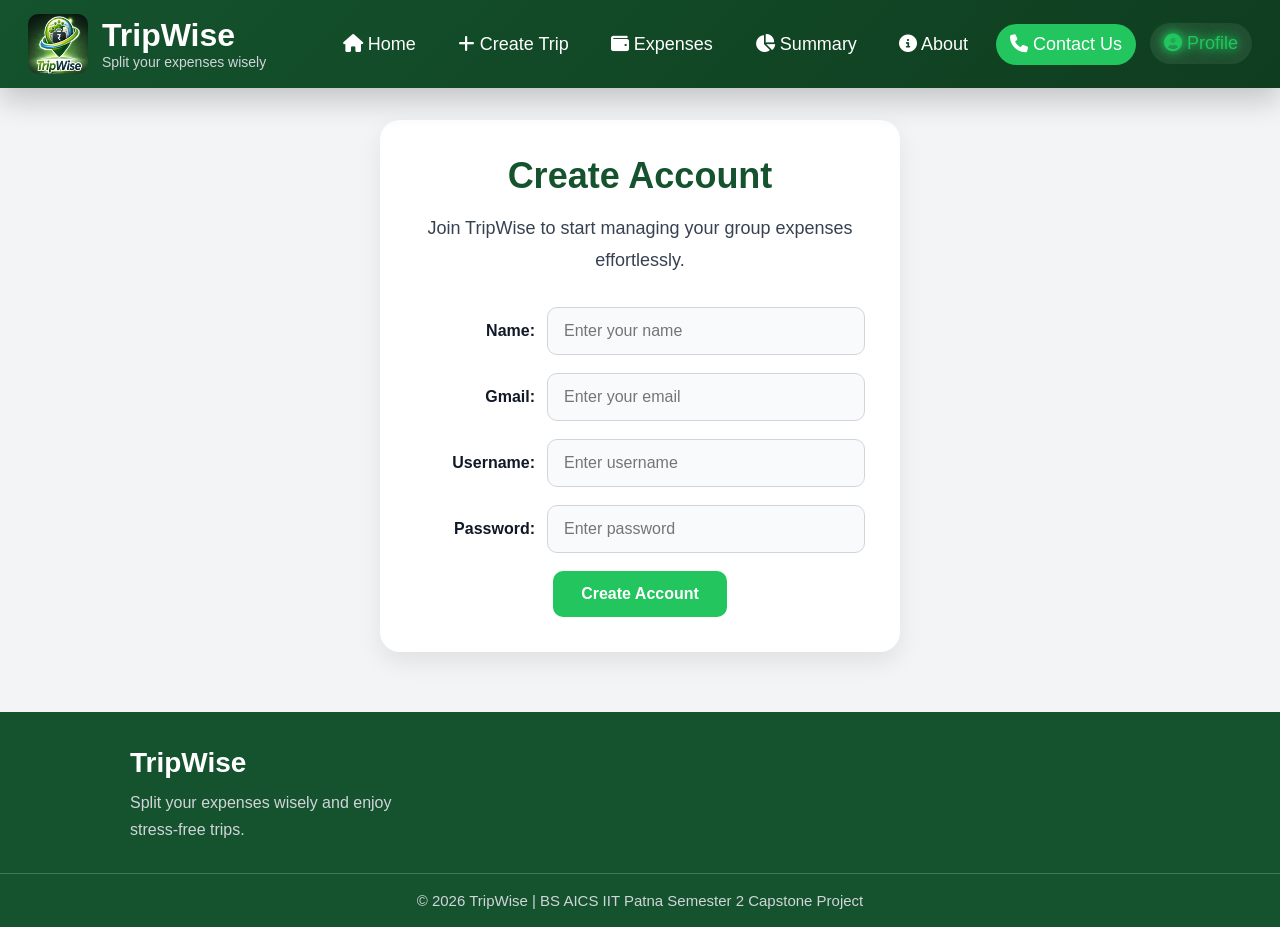
<file: create_acc.html>
<!DOCTYPE html>
<html>

<head>
    <title>create account - TripWise</title>
    <meta name="viewport" content="width=device-width, initial-scale=1.0">
    <link rel="icon" type="image/png" href="image/logo.png">
    <link rel="stylesheet" href="https://cdnjs.cloudflare.com/ajax/libs/font-awesome/6.5.0/css/all.min.css">
    <style>
        * {
            margin: 0;
            padding: 0;
            box-sizing: border-box;
            font-family: 'Segoe UI', sans-serif;
        }

        body {
            background: #f3f4f6;
            color: #111827;
        }

        /* Navbar */
        nav {
            position: fixed;
            top: 0;
            left: 0;
            right: 0;
            background: #14532d;
            display: flex;
            align-items: center;
            padding: 14px 40px;
            z-index: 1000;
            box-shadow: 0 2px 10px rgba(0, 0, 0, 0.2);
        }

        .logo {
            display: flex;
            align-items: center;
            gap: 12px;
            text-decoration: none;
        }

        .logo img {
            width: 60px;
            height: 60px;
            border-radius: 10px;
        }

        .logo-text h1 {
            color: white;
            font-size: 32px;
            line-height: 1;
        }

        .logo-text p {
            color: #d1d5db;
            font-size: 14px;
            margin-top: 3px;
        }

        .nav-links {
            display: flex;
            align-items: center;
            gap: 22px;
            margin-left: auto;
            white-space: nowrap;
        }

        .nav-links a {
            color: white;
            text-decoration: none;
            font-size: 18px;
            font-weight: 500;
            transition: 0.3s;
        }

        .nav-links a:hover,
        .nav-links a.active {
            color: #22c55e;
            text-shadow: 0 0 8px #22c55e, 0 0 15px #22c55e;
        }

        .contact-btn {
            background: #22c55e;
            padding: 8px 16px;
            border-radius: 20px;
            font-weight: 600;
        }

        .contact-btn:hover {
            background: #16a34a;
            text-shadow: none;
        }

        .menu-btn {
            position: fixed;
            color: white;
            font-size: 32px;
            cursor: pointer;
            display: block;
            top: 22px;
            right: 30px;
            font-size: 32px;
            z-index: 5000;
        }

        .sidebar.active {
            right: 0;
        }

        .menu-icon {
            margin-left: auto;
            font-size: 30px;
            color: white;
            cursor: pointer;
        }

        /* Hamburger */
        .menu-btn {

            position: fixed;
            color: white;
            font-size: 32px;
            cursor: pointer;
            display: block;
            top: 22px;
            right: 30px;
            font-size: 32px;
            z-index: 5000;
        }

        .sidebar.active {
            right: 0;
        }

        .menu-icon {
            font-size: 30px;
            color: white;
            cursor: pointer;
            margin-right: 20px;
        }



        /* Sidebar */
        .menu-icon {
            font-size: 30px;
            color: white;
            cursor: pointer;
            margin-right: 20px;
        }

        .menu-btn {
            position: fixed;
            color: white;
            font-size: 32px;
            cursor: pointer;
            display: block;
            top: 22px;
            right: 30px;
            font-size: 32px;
            z-index: 5000;
        }

        .sidebar.active {
            right: 0;
        }

        .sidebar {
            position: fixed;
            position: fixed;
            top: 88px;
            right: -250px;
            width: 250px;
            height: calc(100% - 88px);
            background: #14532d;
            transition: 0.4s;
            z-index: 2000;
            border-top: 1px solid rgba(255, 255, 255, 0.15);
            padding-top: 80px;
        }

        .sidebar.active {
            right: 0;
        }

        .sidebar a {
            display: block;
            color: white;
            text-decoration: none;
            padding: 18px 30px;
            font-size: 20px;
            border-bottom: 1px solid rgba(255, 255, 255, 0.1);
        }

        .sidebar a:hover {
            background: #22c55e;
        }


        /* Main Section */
        .main {
            max-width: 1200px;
            margin: 120px auto 40px;
            padding: 0 20px;
        }

        .hero {
            background: white;
            border-radius: 20px;
            box-shadow: 0 10px 25px rgba(0, 0, 0, 0.08);
            padding: 50px;
            display: flex;
            justify-content: space-between;
            align-items: center;
            gap: 40px;
        }

        .hero-text {
            width: 55%;
        }

        .hero-text h2 {
            font-size: 64px;
            line-height: 1.1;
            margin-bottom: 20px;
        }

        .hero-text h2 span {
            color: #22c55e;
        }

        .hero-text p {
            font-size: 26px;
            color: #374151;
            margin-bottom: 30px;
            line-height: 1.5;
        }

        .buttons {
            display: flex;
            gap: 18px;
        }

        .buttons button {
            padding: 14px 28px;
            border: none;
            border-radius: 12px;
            font-size: 18px;
            font-weight: 600;
            cursor: pointer;
            transition: 0.3s;
        }

        .primary-btn {
            background: #22c55e;
            color: white;
        }

        .primary-btn:hover {
            background: #16a34a;
            transform: translateY(-2px);
        }

        .secondary-btn {
            background: white;
            color: #14532d;
            border: 2px solid #d1d5db !important;
        }

        .secondary-btn:hover {
            background: #f3f4f6;
        }

        .hero-image img {
            width: 350px;
        }


        .features {
            margin-top: 35px;
            background: white;
            border-radius: 20px;
            box-shadow: 0 10px 25px rgba(0, 0, 0, 0.08);
            padding: 35px 20px;
            display: flex;
            justify-content: space-around;
            text-align: center;
        }

        .feature {
            width: 30%;
            padding: 10px 20px;
        }

        .feature i {
            font-size: 42px;
            color: #22c55e;
            margin-bottom: 18px;
        }

        .feature h3 {
            font-size: 34px;
            margin-bottom: 12px;
        }

        .feature p {
            color: #4b5563;
            font-size: 20px;
            line-height: 1.5;
        }

        .create-account {
            margin-top: 35px;
            background: white;
            border-radius: 20px;
            padding: 35px;
            box-shadow: 0 10px 25px rgba(0, 0, 0, 0.08);
        }

        .create-account {
            margin: 120px auto 40px;
            max-width: 520px;
            background: white;
            border-radius: 20px;
            padding: 35px;
            box-shadow: 0 10px 25px rgba(0, 0, 0, 0.08);
        }

        .create-account h2 {
            font-size: 36px;
            margin-bottom: 15px;
            color: #14532d;
            text-align: center;
        }

        .create-account p {
            font-size: 18px;
            line-height: 1.8;
            color: #374151;
            text-align: center;
            margin-bottom: 30px;
        }

        .create-account form {
            display: flex;
            flex-direction: column;
            gap: 18px;
        }

        .field-row {
            display: flex;
            align-items: center;
            justify-content: space-between;
            gap: 12px;
        }

        .field-row label {
            width: 120px;
            font-size: 16px;
            font-weight: 600;
            color: #111827;
            text-align: right;
        }

        .create-account input {
            flex: 1;
            padding: 14px 16px;
            border: 1px solid #d1d5db;
            border-radius: 10px;
            font-size: 16px;
            background: #f9fafb;
            color: #111827;
        }

        .create-account input:focus {
            outline: none;
            border-color: #22c55e;
            box-shadow: 0 0 0 4px rgba(34, 197, 94, 0.12);
        }

        .create-account button {
            width: fit-content;
            padding: 14px 28px;
            background: #22c55e;
            color: white;
            border: none;
            border-radius: 10px;
            font-size: 16px;
            font-weight: 600;
            cursor: pointer;
            transition: 0.3s;
            align-self: center;
        }

        .create-account button:hover {
            background: #16a34a;
            transform: translateY(-1px);
        }

        .footer {
            margin-top: 60px;
            background: #14532d;
            color: white;
            padding-top: 35px;
        }

        .footer-content {
            max-width: 1100px;
            margin: auto;
            display: flex;
            justify-content: space-between;
            align-items: flex-start;
            padding: 0 40px 30px;
        }

        .footer-left h3 {
            font-size: 28px;
            margin-bottom: 10px;
        }

        .footer-left p {
            max-width: 300px;
            line-height: 1.7;
            color: #d1d5db;
        }

        .footer-links {
            display: flex;
            flex-direction: column;
            gap: 12px;
        }

        .footer-links a {
            color: white;
            text-decoration: none;
            transition: 0.3s;
        }

        .footer-links a:hover {
            color: #86efac;
        }

        .footer-bottom {
            text-align: center;
            border-top: 1px solid rgba(255, 255, 255, 0.2);
            padding: 18px;
            font-size: 15px;
            color: #d1d5db;
        }
    </style>

    <link rel="stylesheet" href="css/responsive.css">

</head>



<body>
    <!-- Navbar -->
    <nav>
        <a href="index.html" class="logo">
            <img src="image/logo.png" alt="TripWise Logo">
            <div class="logo-text">
                <h1>TripWise</h1>
                <p>Split your expenses wisely</p>
            </div>
        </a>
        <div class="nav-links">
            <a href="index.html"><i class="fa-solid fa-house"></i> Home</a>
            <a href="create_trip.html"><i class="fa-solid fa-plus"></i> Create Trip</a>
            <a href="add_expense.html"><i class="fa-solid fa-wallet"></i> Expenses</a>
            <a href="summary.html"><i class="fa-solid fa-chart-pie"></i> Summary</a>

            <a href="aboutus.html"><i class="fa-solid fa-circle-info"></i> About</a>

            <a href="contact.html" class="contact-btn">
                <i class="fa-solid fa-phone"></i> Contact Us
            </a>

            <a href="create_acc.html" class="active">
                <i class="fa-solid fa-circle-user"></i> Profile
            </a>
        </div>


        <div class="menu-btn" onclick="openSidebar()">
            <i class="fa-solid fa-bars"></i>
        </div>

    </nav>

    <!-- Sidebar -->


    <div class="sidebar" id="sidebar">
        <a href="index.html">Home</a>
        <a href="create_trip.html">Create Trip</a>
        <a href="add_expense.html">Expenses</a>
        <a href="summary.html">Summary</a>
        <a href="aboutus.html">About</a>
        <a href="create_acc.html" class="profile-link">
            <i class="fa-solid fa-circle-user"></i> Profile
        </a>
    </div>
    <main class="main">
        <div class="create-account">
            <h2>Create Account</h2>
            <p>Join TripWise to start managing your group expenses effortlessly.</p>

            <form action="login.html" method="get">
                <div class="field-row">
                    <label for="name">Name:</label>
                    <input id="name" type="text" name="name" placeholder="Enter your name" required>
                </div>
                <div class="field-row">
                    <label for="email">Gmail:</label>
                    <input id="email" type="email" name="email" placeholder="Enter your email" required>
                </div>
                <div class="field-row">
                    <label for="username">Username:</label>
                    <input id="username" type="text" name="username" placeholder="Enter username" required>
                </div>
                <div class="field-row">
                    <label for="password">Password:</label>
                    <input id="password" type="password" name="password" placeholder="Enter password" required>
                </div>
                <button type="submit">Create Account</button>
            </form>
        </div>
    </main>

    <footer class="footer">
        <div class="footer-content">
            <div class="footer-left">
                <h3>TripWise</h3>
                <p>Split your expenses wisely and enjoy stress-free trips.</p>
            </div>


        </div>

        <div class="footer-bottom">
            © 2026 TripWise | BS AICS IIT Patna Semester 2 Capstone Project
        </div>
    </footer>

    <script>
        function openSidebar() {
            document.getElementById("sidebar").classList.toggle("active");
        }
    </script>
    <script src="js/script.js"></script>
</body>

</html>
</file>
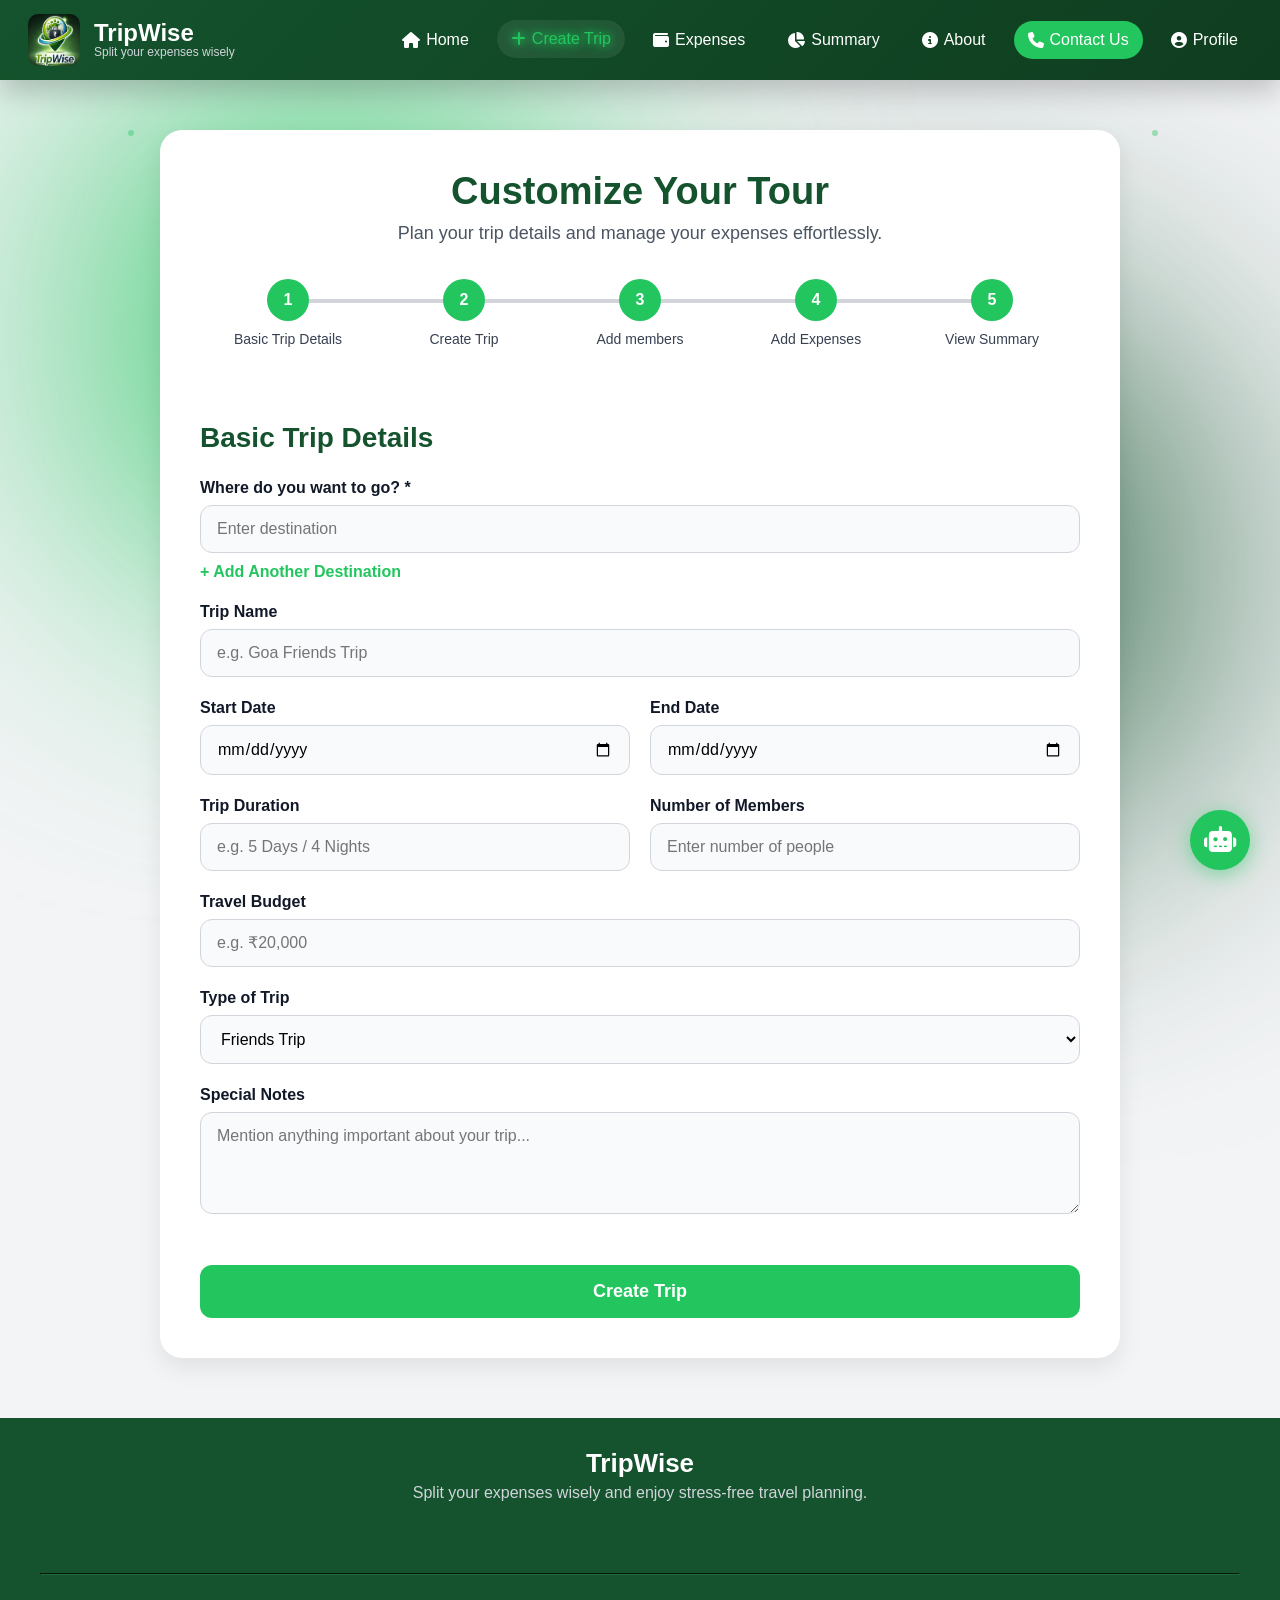
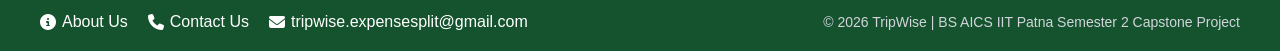
<file: create_trip.html>
<!DOCTYPE html>
<html lang="en">

<head>
    <meta charset="UTF-8">
    <meta name="viewport" content="width=device-width, initial-scale=1.0">
    <title>Create Trip - TripWise</title>
    <link rel="icon" type="image/png" href="image/logo.png">
    <link rel="stylesheet" href="https://cdnjs.cloudflare.com/ajax/libs/font-awesome/6.5.0/css/all.min.css">
    <style>
        * {
            margin: 0;
            padding: 0;
            box-sizing: border-box;
            font-family: 'Segoe UI', sans-serif;
        }

        body {
            background: #f3f4f6;
            color: #111827;
            overflow-x: hidden;



        }

        /* 🌿 BLUR BACKGROUND */
        body::before,
        body::after {
            content: "";
            position: fixed;
            width: 500px;
            height: 500px;
            border-radius: 50%;
            filter: blur(140px);
            z-index: -2;
            animation: float 14s infinite alternate ease-in-out;
        }

        body::before {
            background: #22c55e;
            top: 80px;
            left: 80px;
        }

        body::after {
            background: #14532d;
            bottom: 80px;
            right: 80px;
        }

        @keyframes float {
            0% {
                transform: translate(0, 0);
            }

            100% {
                transform: translate(80px, -60px);
            }
        }

        /* ✨ FLOATING PARTICLES */
        .particles span {
            position: fixed;
            width: 6px;
            height: 6px;
            background: #22c55e;
            border-radius: 50%;
            opacity: 0.4;
            animation: move 10s linear infinite;
            z-index: -1;
        }

        @keyframes move {
            from {
                transform: translateY(100vh);
            }

            to {
                transform: translateY(-10vh);
            }
        }

        /* Navbar */
        nav {
            position: fixed;
            top: 0;
            left: 0;
            right: 0;
            background: #14532d;
            display: flex;
            justify-content: space-between;
            align-items: center;
            padding: 14px 24px;
            z-index: 1000;
            box-shadow: 0 2px 10px rgba(0, 0, 0, 0.2);
        }

        .logo {
            display: flex;
            align-items: center;
            gap: 12px;
            text-decoration: none;
        }

        .logo img {
            width: 52px;
            height: 52px;
            border-radius: 10px;
        }

        .logo-text h1 {
            color: white;
            font-size: 24px;
            line-height: 1;
            margin: 0;
        }

        .logo-text p {
            color: #d1d5db;
            font-size: 12px;
            margin: 0;
        }

        .nav-links {
            display: flex;
            align-items: center;
            gap: 16px;
            flex-wrap: wrap;
            justify-content: center;
        }

        .nav-links a {
            color: white;
            text-decoration: none;
            font-size: 16px;
            display: flex;
            align-items: center;
            gap: 6px;
            transition: color 0.2s ease, text-shadow 0.2s ease, transform 0.2s ease;
            padding: 8px 12px;
            border-radius: 999px;
        }

        .nav-links a.active,
        .nav-links a:hover {
            color: #22c55e;
            text-shadow: 0 0 8px #22c55e, 0 0 15px #22c55e;
            transform: translateY(-1px);
        }

        .contact-btn {
            background: #22c55e;
            padding: 8px 16px;
            border-radius: 20px;
        }

        .menu-btn {
            display: none;
            width: 44px;
            height: 44px;
            align-items: center;
            justify-content: center;
            color: white;
            font-size: 20px;
            cursor: pointer;
            border-radius: 14px;
            background: rgba(255, 255, 255, 0.08);
        }

        /* Sidebar */
        .sidebar {
            position: fixed;
            top: 88px;
            right: -250px;
            width: 250px;
            height: calc(100% - 88px);
            background: #14532d;
            transition: 0.4s;
            z-index: 2000;
            border-top: 1px solid rgba(255, 255, 255, 0.15);
        }

        .sidebar.active {
            right: 0;
        }

        .sidebar a {
            display: block;
            color: white;
            text-decoration: none;
            padding: 18px 30px;
            font-size: 20px;
            border-bottom: 1px solid rgba(255, 255, 255, 0.1);
            transition: 0.3s;
        }

        .sidebar a:hover {
            background: #22c55e;
        }

        /* Main Container */
        .main {
            max-width: 1000px;
            margin: 130px auto 60px;
            padding: 0 20px;
        }

        .trip-card {
            background: white;
            border-radius: 22px;
            padding: 40px;
            box-shadow: 0 10px 25px rgba(0, 0, 0, 0.08);
        }

        .trip-card h2 {
            text-align: center;
            color: #14532d;
            font-size: 38px;
            margin-bottom: 10px;
        }

        .trip-card p {
            text-align: center;
            color: #4b5563;
            margin-bottom: 35px;
            font-size: 18px;
        }

        /* Progress */

        .progress-container {
            margin-bottom: 40px;
        }

        .steps {
            display: flex;
            justify-content: space-between;
            align-items: center;
            position: relative;
            margin-bottom: 15px;
        }

        .steps::before {
            content: "";
            position: absolute;
            top: 20px;
            left: 10%;
            width: 80%;
            height: 4px;
            background: #d1d5db;
            z-index: 0;
        }

        .step {
            position: relative;
            z-index: 1;
            text-align: center;
            width: 20%;
        }

        .step-number {
            width: 42px;
            height: 42px;
            margin: auto;
            border-radius: 50%;
            background: #22c55e;
            color: white;
            display: flex;
            justify-content: center;
            align-items: center;
            font-weight: 700;
            margin-bottom: 10px;
        }

        .step p {
            font-size: 14px;
            color: #374151;
        }

        /* Form */
        .form-section h3 {
            color: #14532d;
            font-size: 28px;
            margin-bottom: 25px;
        }

        .field {
            margin-bottom: 22px;
        }

        .field label {
            display: block;
            margin-bottom: 8px;
            font-size: 16px;
            font-weight: 600;
        }

        .field input,
        .field select,
        .field textarea {
            width: 100%;
            padding: 14px 16px;
            border: 1px solid #d1d5db;
            border-radius: 12px;
            background: #f9fafb;
            font-size: 16px;
        }

        .field input:focus,
        .field select:focus,
        .field textarea:focus {
            outline: none;
            border-color: #22c55e;
            box-shadow: 0 0 0 4px rgba(34, 197, 94, 0.12);
        }

        .two-fields {
            display: grid;
            grid-template-columns: 1fr 1fr;
            gap: 20px;
        }

        .add-destination {
            color: #22c55e;
            font-weight: 600;
            text-decoration: none;
            display: inline-block;
            margin-top: 10px;
        }

        .submit-btn {
            width: 100%;
            margin-top: 25px;
            padding: 16px;
            background: #22c55e;
            color: white;
            border: none;
            border-radius: 12px;
            font-size: 18px;
            font-weight: 600;
            cursor: pointer;
            transition: 0.3s;
        }

        .submit-btn:hover {
            background: #16a34a;
            transform: translateY(-2px);
        }

        /* Footer */
        .footer {
            background: #14532d;
            color: white;
            padding: 30px 40px 20px;
        }

        /* CENTER TEXT */
        .footer-center {
            text-align: center;
            margin-bottom: 15px;
        }

        .footer-center h2 {
            margin: 0;
            font-size: 26px;
        }

        .footer-center p {
            margin-top: 5px;
            color: #d1d5db;
        }

        /* BOTTOM ROW */
        .footer-bottom {
            display: flex;
            justify-content: space-between;
            align-items: center;
            flex-wrap: wrap;
        }

        /* LEFT LINKS */
        .footer-left {
            display: flex;
            gap: 20px;
            flex-wrap: wrap;
        }

        .footer-left a {
            color: white;
            text-decoration: none;
            display: flex;
            align-items: center;
            gap: 6px;
        }

        .footer-left a:hover {
            color: #22c55e;
        }

        /* RIGHT TEXT */
        .footer-right {
            font-size: 14px;
            color: #d1d5db;
        }

        /* MOBILE RESPONSIVE */
        @media(max-width:900px) {
            .nav-links {
                display: none;
            }

            .menu-btn {
                display: flex;
            }

            .sidebar {
                top: 72px;
                width: 260px;
                height: calc(100% - 72px);
            }
        }

        @media(max-width:768px) {
            nav {
                padding: 12px 18px;
            }

            .logo img {
                width: 48px;
                height: 48px;
            }

            .logo-text h1 {
                font-size: 20px;
            }

            .logo-text p {
                font-size: 11px;
            }

            .trip-card {
                padding: 24px;
            }

            .trip-card h2 {
                font-size: 30px;
            }

            .trip-card p {
                font-size: 16px;
            }

            .steps {
                flex-direction: column;
                align-items: stretch;
                gap: 16px;
            }

            .steps::before {
                left: 50%;
                top: 50px;
                width: 4px;
                height: calc(100% - 52px);
                transform: translateX(-50%);
            }

            .step {
                width: 100%;
                text-align: center;
                padding-bottom: 20px;
            }

            .step:last-child {
                padding-bottom: 0;
            }

            .step p {
                font-size: 13px;
            }

            .two-fields {
                grid-template-columns: 1fr;
            }

            .field {
                margin-bottom: 18px;
            }

            .form-section h3 {
                font-size: 24px;
            }

            .footer-bottom {
                flex-direction: column;
                gap: 10px;
                text-align: center;
            }
        }

        @media(max-width:480px) {
            nav {
                padding: 10px 14px;
            }

            .logo img {
                width: 40px;
                height: 40px;
            }

            .logo-text h1 {
                font-size: 18px;
            }

            .nav-links a,
            .contact-btn {
                font-size: 14px;
                padding: 8px 10px;
            }

            .menu-btn {
                width: 40px;
                height: 40px;
                font-size: 18px;
            }

            .trip-card {
                padding: 20px;
            }

            .step-number {
                width: 36px;
                height: 36px;
                font-size: 14px;
            }

            .step p {
                font-size: 12px;
            }

            .footer-center h2 {
                font-size: 22px;
            }
        }
    </style>
    <link rel="stylesheet" href="css/responsive.css">

</head>

<body>

    <!-- PARTICLES -->
    <div class="particles">
        <span style="left:10%; animation-delay:0s"></span>
        <span style="left:30%; animation-delay:2s"></span>
        <span style="left:50%; animation-delay:4s"></span>
        <span style="left:70%; animation-delay:1s"></span>
        <span style="left:90%; animation-delay:3s"></span>
    </div>

    <!-- Navbar -->
    <nav>
        <a href="index.html" class="logo">
            <img src="image/logo.png" alt="TripWise Logo">
            <div class="logo-text">
                <h1>TripWise</h1>
                <p>Split your expenses wisely</p>
            </div>
        </a>


        <div class="nav-links">
            <a href="index.html">
                <i class="fa-solid fa-house"></i> Home</a>
            <a href="create_trip.html" class="active">
                <i class="fa-solid fa-plus"></i> Create Trip</a>
            <a href="add_expense.html">
                <i class="fa-solid fa-wallet"></i> Expenses</a>
            <a href="summary.html">
                <i class="fa-solid fa-chart-pie"></i> Summary</a>

            <a href="aboutus.html">
                <i class="fa-solid fa-circle-info"></i> About</a>

            <a href="contact.html" class="contact-btn">
                <i class="fa-solid fa-phone"></i> Contact Us
            </a>

            <a href="create_acc.html">
                <i class="fa-solid fa-circle-user"></i> Profile
            </a>
        </div>

        <div class="menu-btn" onclick="openSidebar()"><i class="fa-solid fa-bars"></i></div>
    </nav>

    <!-- Sidebar -->
    <div class="sidebar" id="sidebar">
        <a href="index.html">Home</a>
        <a href="create_trip.html">Create Trip</a>
        <a href="add_expense.html">Expenses</a>
        <a href="summary.html">Summary</a>
        <a href="login.html">Profile</a>
    </div>

    <!-- Main -->
    <main class="main">
        <div class="trip-card">
            <h2>Customize Your Tour</h2>
            <p>Plan your trip details and manage your expenses effortlessly.</p>


            <!-- Progress Steps -->
            <div class="progress-container">
                <div class="steps">
                    <div class="step">
                        <div class="step-number">1</div>
                        <p>Basic Trip Details</p>
                    </div>

                    <div class="step">
                        <div class="step-number">2</div>
                        <p>Create Trip</p>
                    </div>

                    <div class="step">
                        <div class="step-number">3</div>
                        <p>Add members</p>
                    </div>

                    <div class="step">
                        <div class="step-number">4</div>
                        <p>Add Expenses</p>
                    </div>

                    <div class="step">
                        <div class="step-number">5</div>
                        <p>View Summary</p>
                    </div>
                </div>
            </div>

            <!-- Form -->
            <form action="add_expense.html" method="get">

                <div class="form-section">
                    <h3>Basic Trip Details</h3>

                    <div class="field">
                        <label>Where do you want to go? *</label>
                        <input type="text" placeholder="Enter destination" required>
                        <a href="#" class="add-destination">+ Add Another Destination</a>
                    </div>

                    <div class="field">
                        <label>Trip Name</label>
                        <input type="text" placeholder="e.g. Goa Friends Trip">
                    </div>

                    <div class="two-fields">
                        <div class="field">
                            <label>Start Date</label>
                            <input type="date">
                        </div>

                        <div class="field">
                            <label>End Date</label>
                            <input type="date">
                        </div>
                    </div>

                    <div class="two-fields">
                        <div class="field">
                            <label>Trip Duration</label>
                            <input type="text" placeholder="e.g. 5 Days / 4 Nights">
                        </div>

                        <div class="field">
                            <label>Number of Members</label>
                            <input type="number" placeholder="Enter number of people">
                        </div>
                    </div>

                    <div class="field">
                        <label>Travel Budget</label>
                        <input type="text" placeholder="e.g. ₹20,000">
                    </div>

                    <div class="field">
                        <label>Type of Trip</label>
                        <select>
                            <option>Friends Trip</option>
                            <option>Family Vacation</option>
                            <option>Solo Travel</option>
                            <option>College Tour</option>
                            <option>Adventure Trip</option>
                        </select>
                    </div>

                    <div class="field">
                        <label>Special Notes</label>
                        <textarea rows="4" placeholder="Mention anything important about your trip..."></textarea>
                    </div>

                    <button type="submit" class="submit-btn">Create Trip</button>
                </div>
            </form>
        </div>
    </main>

    <!-- Footer -->
    <footer class="footer">

        <!-- CENTER TAGLINE -->
        <div class="footer-center">
            <h2>TripWise</h2>
            <p>Split your expenses wisely and enjoy stress-free travel planning.</p>
        </div>
        <br>
        <br>
        <hr style="border-color:#1c6b3a; margin:20px 0;">
        <br>
        <!-- BOTTOM ROW -->
        <div class="footer-bottom">

            <!-- LEFT -->
            <div class="footer-left">
                <a href="aboutus.html">
                    <i class="fa-solid fa-circle-info"></i> About Us
                </a>

                <a href="contact.html">
                    <i class="fa-solid fa-phone"></i> Contact Us
                </a>

                <a href="#">
                    <i class="fa-solid fa-envelope"></i> tripwise.expensesplit@gmail.com
                </a>
            </div>

            <!-- RIGHT -->
            <div class="footer-right">
                © 2026 TripWise | BS AICS IIT Patna Semester 2 Capstone Project
            </div>

        </div>

    </footer>

    <script>
        function openSidebar() {
            document.getElementById("sidebar").classList.toggle("active");
        }
    </script>
    <!-- TRIPWISE AI CHAT BUBBLE -->
    <div id="chat-bubble" onclick="toggleChat()">
        <i class="fa-solid fa-robot"></i>
    </div>

    <div id="chat-window">
        <div id="chat-header">
            <span><i class="fa-solid fa-robot"></i> TripWise AI</span>
            <span onclick="toggleChat()" style="cursor:pointer;">✕</span>
        </div>
        <div id="chat-messages">
            <div class="bot-msg">👋 Hi! I'm TripWise AI.<br>Ask me about splitting expenses or travel budgeting!</div>
        </div>
        <div id="chat-input-area">
            <input type="text" id="chat-input" placeholder="Ask something..."
                onkeydown="if(event.key==='Enter') sendMessage()">
            <button onclick="sendMessage()"><i class="fa-solid fa-paper-plane"></i></button>
        </div>
    </div>

    <style>
        #chat-bubble {
            position: fixed;
            bottom: 30px;
            right: 30px;
            width: 60px;
            height: 60px;
            background: #22c55e;
            border-radius: 50%;
            display: flex;
            align-items: center;
            justify-content: center;
            font-size: 26px;
            color: white;
            cursor: pointer;
            box-shadow: 0 4px 20px rgba(34, 197, 94, 0.5);
            z-index: 9999;
            transition: transform 0.3s;
        }

        #chat-bubble:hover {
            transform: scale(1.1);
        }

        #chat-window {
            display: none;
            position: fixed;
            bottom: 100px;
            right: 30px;
            width: 340px;
            height: 460px;
            background: white;
            border-radius: 20px;
            box-shadow: 0 10px 40px rgba(0, 0, 0, 0.15);
            z-index: 9998;
            flex-direction: column;
            overflow: hidden;
        }

        #chat-window.open {
            display: flex;
        }

        #chat-header {
            background: #14532d;
            color: white;
            padding: 14px 18px;
            font-size: 16px;
            font-weight: 600;
            display: flex;
            justify-content: space-between;
            align-items: center;
        }

        #chat-messages {
            flex: 1;
            padding: 16px;
            overflow-y: auto;
            display: flex;
            flex-direction: column;
            gap: 10px;
        }

        .bot-msg {
            background: #f0fdf4;
            border: 1px solid #bbf7d0;
            color: #14532d;
            padding: 10px 14px;
            border-radius: 14px 14px 14px 0;
            font-size: 14px;
            max-width: 85%;
            line-height: 1.5;
        }

        .user-msg {
            background: #22c55e;
            color: white;
            padding: 10px 14px;
            border-radius: 14px 14px 0 14px;
            font-size: 14px;
            max-width: 85%;
            align-self: flex-end;
        }

        .thinking-msg {
            background: #f3f4f6;
            color: #6b7280;
            padding: 10px 14px;
            border-radius: 14px;
            font-size: 13px;
            font-style: italic;
        }

        #chat-input-area {
            display: flex;
            padding: 12px;
            border-top: 1px solid #e5e7eb;
            gap: 8px;
        }

        #chat-input {
            flex: 1;
            padding: 10px 14px;
            border: 1px solid #d1d5db;
            border-radius: 20px;
            font-size: 14px;
            outline: none;
        }

        #chat-input:focus {
            border-color: #22c55e;
        }

        #chat-input-area button {
            background: #22c55e;
            color: white;
            border: none;
            width: 40px;
            height: 40px;
            border-radius: 50%;
            cursor: pointer;
            font-size: 15px;
            margin-top: 0;
            padding: 0;
            display: flex;
            align-items: center;
            justify-content: center;
        }
    </style>

<script>
function toggleChat(){
    document.getElementById('chat-window').classList.toggle('open');
}
async function sendMessage(){
    const input=document.getElementById('chat-input');
    const messages=document.getElementById('chat-messages');
    const userText=input.value.trim();
    if(!userText) return;
    messages.innerHTML+=`<div class="user-msg">${userText}</div>`;
    input.value='';
    messages.innerHTML+=`<div class="thinking-msg" id="thinking">TripWise AI is thinking...</div>`;
    messages.scrollTop=messages.scrollHeight;
    try{
        const response=await fetch('http://127.0.0.1:8000/api/chatbot/',{
            method:'POST',
            headers:{'Content-Type':'application/json'},
            body:JSON.stringify({message:userText})
        });
        const data=await response.json();
        document.getElementById('thinking').remove();
        messages.innerHTML+=`<div class="bot-msg">${data.reply}</div>`;
    }catch(error){
        document.getElementById('thinking').remove();
        messages.innerHTML+=`<div class="bot-msg">⚠️ Could not connect.?</div>`;
    }
    messages.scrollTop=messages.scrollHeight;
}
</script>
<script src="js/script.js"></script>
</body>

</html>
</file>
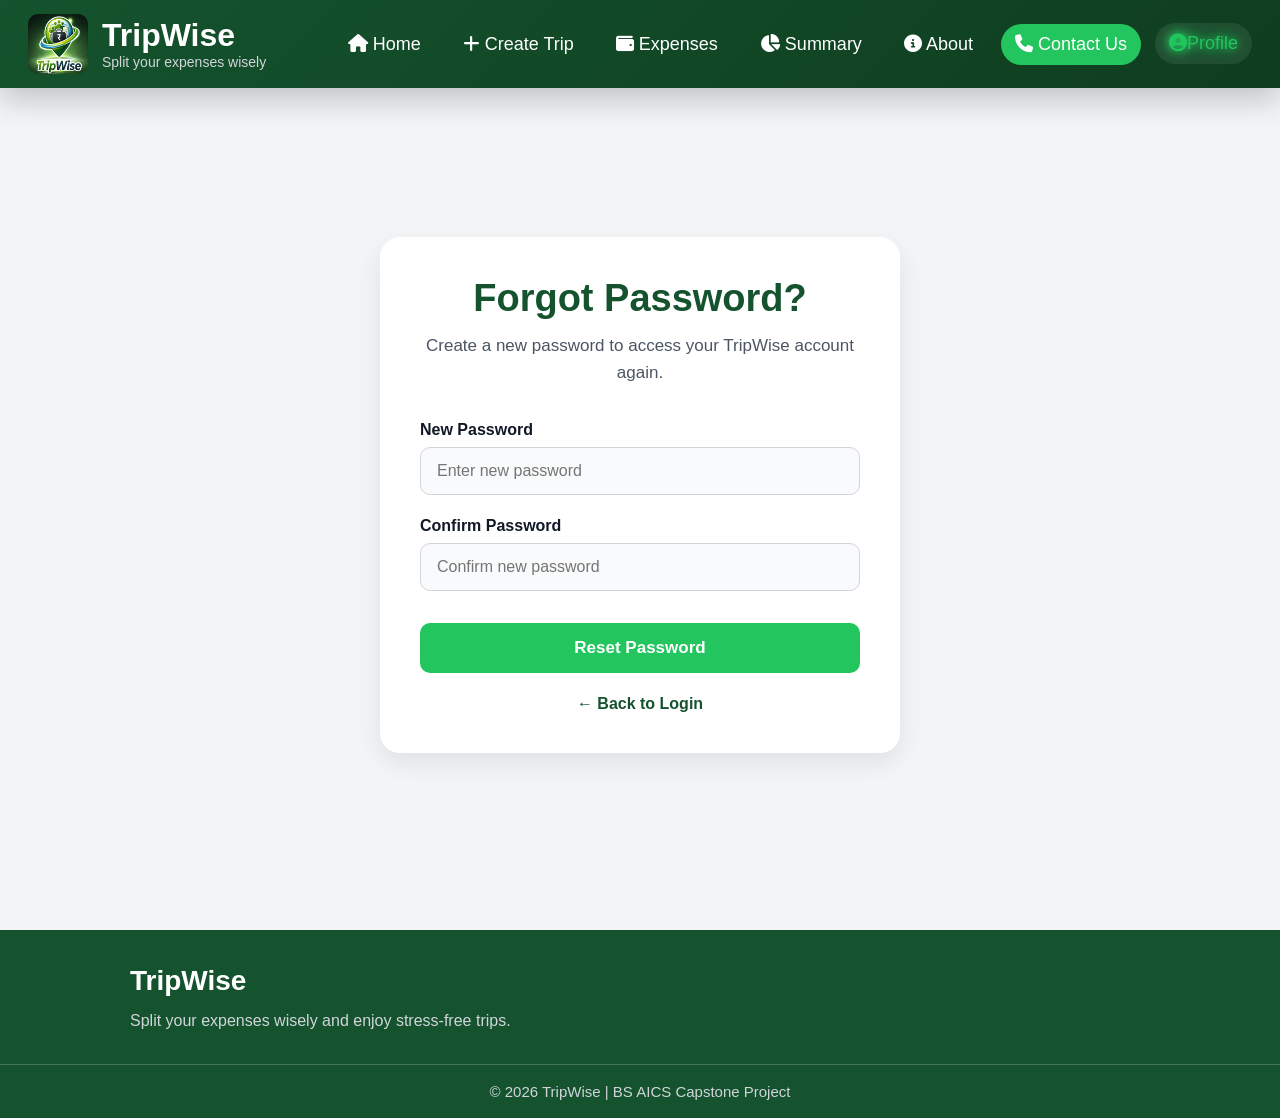
<file: forgotpasslogin.html>
<!DOCTYPE html>
<html lang="en">

<head>
    <meta charset="UTF-8">
    <meta name="viewport" content="width=device-width, initial-scale=1.0">
    <title>Forgot Password - TripWise</title>
    <link rel="icon" type="image/png" href="image/logo.png">
    <link rel="stylesheet" href="https://cdnjs.cloudflare.com/ajax/libs/font-awesome/6.5.0/css/all.min.css">
    <style>
        * {
            margin: 0;
            padding: 0;
            box-sizing: border-box;
            font-family: 'Segoe UI', sans-serif;
        }

        html,
        body {
            background: #f3f4f6;
            overflow-x: hidden;
        }

        /* Navbar */
        nav {
            position: fixed;
            top: 0;
            left: 0;
            right: 0;
            background: #14532d;
            display: flex;
            align-items: center;
            padding: 14px 40px;
            z-index: 1000;
            box-shadow: 0 2px 10px rgba(0, 0, 0, 0.2);
        }

        .logo {
            display: flex;
            align-items: center;
            gap: 12px;
            text-decoration: none;
        }

        .logo img {
            width: 60px;
            height: 60px;
            border-radius: 10px;
        }

        .logo-text h1 {
            color: white;
            font-size: 32px;
            line-height: 1;
        }

        .logo-text p {
            color: #d1d5db;
            font-size: 14px;
            margin-top: 3px;
        }

        .nav-links {
            display: flex;
            align-items: center;
            gap: 22px;
            margin-left: auto;
            white-space: nowrap;
        }

        .nav-links a {
            color: white;
            text-decoration: none;
            font-size: 18px;
            font-weight: 500;
            transition: 0.3s;
        }

        .nav-links a:hover,
        .nav-links a.active {
            color: #22c55e;
            text-shadow: 0 0 8px #22c55e, 0 0 15px #22c55e;
        }

        .contact-btn {
            background: #22c55e;
            padding: 8px 16px;
            border-radius: 20px;
            font-weight: 600;
        }

        .contact-btn:hover {
            background: #16a34a;
            text-shadow: none;
        }

        /* Sidebar button */
        .menu-btn {
            position: fixed;
            top: 22px;
            right: 30px;
            color: white;
            font-size: 32px;
            cursor: pointer;
            z-index: 5000;
        }

        /* Sidebar */
        .sidebar {
            position: fixed;
            top: 88px;
            right: -250px;
            width: 250px;
            height: calc(100% - 88px);
            background: #14532d;
            transition: 0.4s;
            z-index: 2000;
            border-top: 1px solid rgba(255, 255, 255, 0.15);
        }

        .sidebar.active {
            right: 0;
        }

        .sidebar a {
            display: block;
            color: white;
            text-decoration: none;
            padding: 18px 30px;
            font-size: 20px;
            border-bottom: 1px solid rgba(255, 255, 255, 0.1);
            transition: 0.3s;
        }

        .sidebar a:hover {
            background: #22c55e;
        }

        /* Main section */
        .main {
            min-height: 100vh;
            display: flex;
            justify-content: center;
            align-items: center;
            padding: 130px 20px 40px;
        }

        .forgot-card {
            width: 100%;
            max-width: 520px;
            background: white;
            border-radius: 20px;
            padding: 40px;
            box-shadow: 0 10px 25px rgba(0, 0, 0, 0.08);
        }

        .forgot-card h2 {
            text-align: center;
            color: #14532d;
            font-size: 38px;
            margin-bottom: 12px;
        }

        .forgot-card p {
            text-align: center;
            color: #4b5563;
            font-size: 17px;
            margin-bottom: 35px;
            line-height: 1.6;
        }

        .field {
            margin-bottom: 22px;
        }

        .field label {
            display: block;
            margin-bottom: 8px;
            font-size: 16px;
            font-weight: 600;
            color: #111827;
        }

        .field input {
            width: 100%;
            padding: 14px 16px;
            border: 1px solid #d1d5db;
            border-radius: 10px;
            background: #f9fafb;
            font-size: 16px;
        }

        .field input:focus {
            outline: none;
            border-color: #22c55e;
            box-shadow: 0 0 0 4px rgba(34, 197, 94, 0.12);
        }

        .submit-btn {
            width: 100%;
            padding: 15px;
            background: #22c55e;
            color: white;
            border: none;
            border-radius: 10px;
            font-size: 17px;
            font-weight: 600;
            cursor: pointer;
            transition: 0.3s;
            margin-top: 10px;
        }

        .submit-btn:hover {
            background: #16a34a;
            transform: translateY(-2px);
        }

        .back-login {
            text-align: center;
            margin-top: 22px;
        }

        .back-login a {
            color: #14532d;
            text-decoration: none;
            font-weight: 600;
        }

        .back-login a:hover {
            color: #22c55e;
        }

        /* Footer */
        .footer {
            background: #14532d;
            color: white;
            padding-top: 35px;
            margin-top: 30px;
        }

        .footer-content {
            max-width: 1100px;
            margin: auto;
            padding: 0 40px 30px;
        }

        .footer-left h3 {
            font-size: 28px;
            margin-bottom: 10px;
        }

        .footer-left p {
            color: #d1d5db;
            line-height: 1.7;
        }

        .footer-bottom {
            text-align: center;
            border-top: 1px solid rgba(255, 255, 255, 0.2);
            padding: 18px;
            font-size: 15px;
            color: #d1d5db;
        }
    </style>
    <link rel="stylesheet" href="css/responsive.css">
</head>

<body>

    <!-- Navbar -->
    <nav>
        <a href="index.html" class="logo">
            <img src="image/logo.png" alt="TripWise Logo">
            <div class="logo-text">
                <h1>TripWise</h1>
                <p>Split your expenses wisely</p>
            </div>
        </a>

        <div class="nav-links">
            <a href="index.html"><i class="fa-solid fa-house"></i> Home</a>
            <a href="create_trip.html"><i class="fa-solid fa-plus"></i> Create Trip</a>
            <a href="add_expense.html"><i class="fa-solid fa-wallet"></i> Expenses</a>
            <a href="summary.html"><i class="fa-solid fa-chart-pie"></i> Summary</a>

            <a href="aboutus.html"><i class="fa-solid fa-circle-info"></i> About</a>

            <a href="contact.html" class="contact-btn">
                <i class="fa-solid fa-phone"></i> Contact Us
            </a>

            <a href="login.html" class="active">
                <i class="fa-solid fa-circle-user"></i>Profile</a>
        </div>

        <div class="menu-btn" onclick="openSidebar()">
            <i class="fa-solid fa-bars"></i>
        </div>
    </nav>

    <!-- Sidebar -->
    <div class="sidebar" id="sidebar">
        <a href="index.html">Home</a>
        <a href="create_trip.html">Create Trip</a>
        <a href="add_expense.html">Expenses</a>
        <a href="summary.html">Summary</a>
        <a href="login.html">Profile</a>
    </div>

    <!-- Main -->
    <main class="main">
        <div class="forgot-card">
            <h2>Forgot Password?</h2>
            <p>Create a new password to access your TripWise account again.</p>

            <form action="login.html" method="get">
                <div class="field">
                    <label>New Password</label>
                    <input type="password" placeholder="Enter new password" required>
                </div>

                <div class="field">
                    <label>Confirm Password</label>
                    <input type="password" placeholder="Confirm new password" required>
                </div>

                <button type="submit" class="submit-btn">Reset Password</button>
            </form>

            <div class="back-login">
                <a href="login.html">← Back to Login</a>
            </div>
        </div>
    </main>

    <!-- Footer -->
    <footer class="footer">
        <div class="footer-content">
            <div class="footer-left">
                <h3>TripWise</h3>
                <p>Split your expenses wisely and enjoy stress-free trips.</p>
            </div>
        </div>

        <div class="footer-bottom">
            © 2026 TripWise | BS AICS Capstone Project
        </div>
    </footer>

    <script>
        function openSidebar() {
            document.getElementById("sidebar").classList.toggle("active");
        }
    </script>
    <script src="js/script.js"></script>
</body>

</html>
</file>
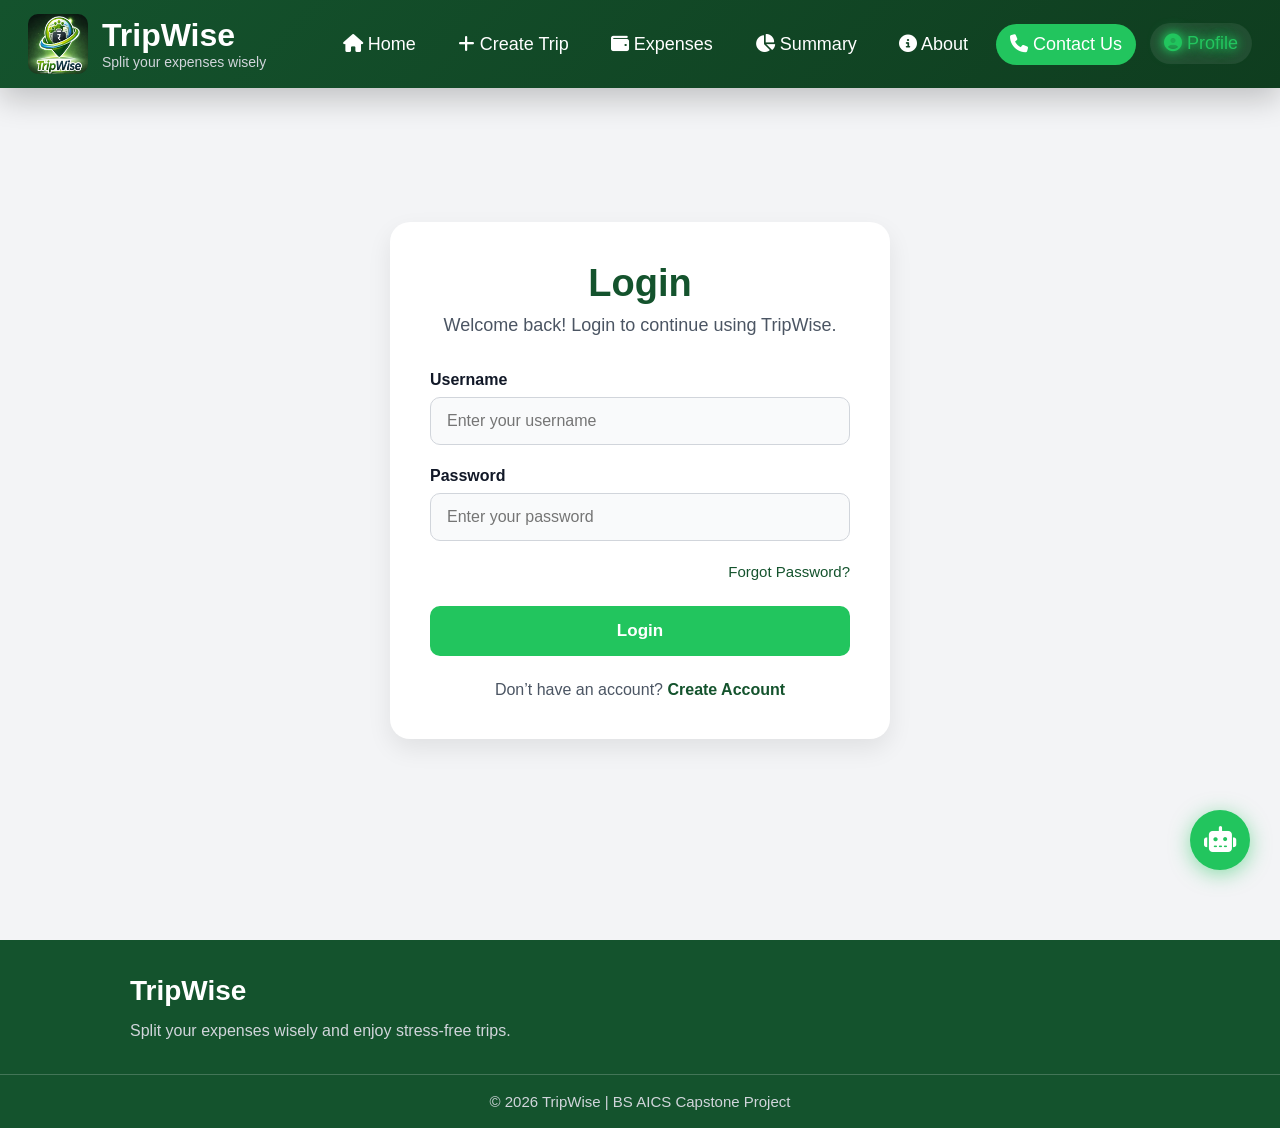
<file: login.html>
<!DOCTYPE html>
<html lang="en">

<head>
    <meta charset="UTF-8">
    <meta name="viewport" content="width=device-width, initial-scale=1.0">
    <title>Login - TripWise</title>
    <link rel="icon" type="image/png" href="image/logo.png">
    <link rel="stylesheet" href="https://cdnjs.cloudflare.com/ajax/libs/font-awesome/6.5.0/css/all.min.css">
    <style>
        * {
            margin: 0;
            padding: 0;
            box-sizing: border-box;
            font-family: 'Segoe UI', sans-serif;
        }

        html,
        body {
            margin: 0;
            padding: 0;
            overflow-x: hidden;
            background: #f3f4f6;
        }

        /* Navbar */
        nav {
            position: fixed;
            top: 0;
            left: 0;
            right: 0;
            background: #14532d;
            display: flex;
            align-items: center;
            padding: 14px 40px;
            z-index: 1000;
            box-shadow: 0 2px 10px rgba(0, 0, 0, 0.2);
        }

        .logo {
            display: flex;
            align-items: center;
            gap: 12px;
            text-decoration: none;
        }

        .logo img {
            width: 60px;
            height: 60px;
            border-radius: 10px;
        }

        .logo-text h1 {
            color: white;
            font-size: 32px;
            line-height: 1;
        }

        .logo-text p {
            color: #d1d5db;
            font-size: 14px;
            margin-top: 3px;
        }

        .nav-links {
            display: flex;
            align-items: center;
            gap: 22px;
            margin-left: auto;
            white-space: nowrap;
        }

        .nav-links a {
            color: white;
            text-decoration: none;
            font-size: 18px;
            font-weight: 500;
            transition: 0.3s;
        }

        .nav-links a:hover,
        .nav-links a.active {
            color: #22c55e;
            text-shadow: 0 0 8px #22c55e, 0 0 15px #22c55e;
        }

        .contact-btn {
            background: #22c55e;
            padding: 8px 16px;
            border-radius: 20px;
            font-weight: 600;
        }

        .contact-btn:hover {
            background: #16a34a;
            text-shadow: none;
        }

        .profile-link {
            display: flex;
            align-items: center;
            gap: 8px;
        }

        /* Sidebar Button */
        .menu-btn {
            position: fixed;
            top: 22px;
            right: 30px;
            color: white;
            font-size: 32px;
            cursor: pointer;
            z-index: 5000;
        }

        /* Sidebar */
        .sidebar {
            position: fixed;
            top: 88px;
            right: -250px;
            width: 250px;
            height: calc(100% - 88px);
            background: #14532d;
            transition: 0.4s;
            z-index: 2000;
            border-top: 1px solid rgba(255, 255, 255, 0.15);
        }

        .sidebar.active {
            right: 0;
        }

        .sidebar a {
            display: block;
            color: white;
            text-decoration: none;
            padding: 18px 30px;
            font-size: 20px;
            border-bottom: 1px solid rgba(255, 255, 255, 0.1);
            transition: 0.3s;
        }

        .sidebar a:hover {
            background: #22c55e;
        }

        /* Login Section */
        .main {
            display: flex;
            justify-content: center;
            align-items: center;
            min-height: 100vh;
            padding-top: 100px;
            padding-bottom: 40px;
        }

        .login-card {
            width: 100%;
            max-width: 500px;
            background: white;
            padding: 40px;
            border-radius: 20px;
            box-shadow: 0 10px 25px rgba(0, 0, 0, 0.08);
        }

        .login-card h2 {
            text-align: center;
            color: #14532d;
            font-size: 38px;
            margin-bottom: 10px;
        }

        .login-card p {
            text-align: center;
            color: #4b5563;
            margin-bottom: 35px;
            font-size: 18px;
        }

        .field {
            margin-bottom: 22px;
        }

        .field label {
            display: block;
            margin-bottom: 8px;
            font-size: 16px;
            font-weight: 600;
            color: #111827;
        }

        .field input {
            width: 100%;
            padding: 14px 16px;
            border: 1px solid #d1d5db;
            border-radius: 10px;
            background: #f9fafb;
            font-size: 16px;
        }

        .field input:focus {
            outline: none;
            border-color: #22c55e;
            box-shadow: 0 0 0 4px rgba(34, 197, 94, 0.12);
        }

        .forgot {
            text-align: right;
            margin-bottom: 25px;
        }

        .forgot a {
            color: #14532d;
            text-decoration: none;
            font-size: 15px;
        }

        .forgot a:hover {
            color: #22c55e;
        }

        .submit-btn {
            width: 100%;
            padding: 15px;
            border: none;
            border-radius: 10px;
            background: #22c55e;
            color: white;
            font-size: 17px;
            font-weight: 600;
            cursor: pointer;
            transition: 0.3s;
        }

        .submit-btn:hover {
            background: #16a34a;
            transform: translateY(-2px);
        }

        .signup {
            text-align: center;
            margin-top: 25px;
            color: #4b5563;
        }

        .signup a {
            color: #14532d;
            text-decoration: none;
            font-weight: 600;
        }

        .signup a:hover {
            color: #22c55e;
        }

        /* Footer */
        .footer {
            background: #14532d;
            color: white;
            padding-top: 35px;
            margin-top: 40px;
        }

        .footer-content {
            max-width: 1100px;
            margin: auto;
            padding: 0 40px 30px;
        }

        .footer-left h3 {
            font-size: 28px;
            margin-bottom: 10px;
        }

        .footer-left p {
            color: #d1d5db;
            line-height: 1.7;
        }

        .footer-bottom {
            text-align: center;
            border-top: 1px solid rgba(255, 255, 255, 0.2);
            padding: 18px;
            font-size: 15px;
            color: #d1d5db;
        }
    </style>
    <link rel="stylesheet" href="css/responsive.css">
</head>

<body>

    <!-- Navbar -->
    <nav>
        <a href="index.html" class="logo">
            <img src="image/logo.png" alt="TripWise Logo">
            <div class="logo-text">
                <h1>TripWise</h1>
                <p>Split your expenses wisely</p>
            </div>
        </a>

        <div class="nav-links">
            <a href="index.html"><i class="fa-solid fa-house"></i> Home</a>
            <a href="create_trip.html"><i class="fa-solid fa-plus"></i> Create Trip</a>
            <a href="add_expense.html"><i class="fa-solid fa-wallet"></i> Expenses</a>
            <a href="summary.html"><i class="fa-solid fa-chart-pie"></i> Summary</a>

            <a href="aboutus.html"><i class="fa-solid fa-circle-info"></i> About</a>

            <a href="contact.html" class="contact-btn">
                <i class="fa-solid fa-phone"></i> Contact Us
            </a>

            <a href="create_acc.html" class="active">
                <i class="fa-solid fa-circle-user"></i> Profile
            </a>
        </div>

        <div class="menu-btn" onclick="openSidebar()">
            <i class="fa-solid fa-bars"></i>
        </div>

    </nav>

    <!-- Sidebar -->
    <div class="sidebar" id="sidebar">
        <a href="index.html">Home</a>
        <a href="create_trip.html">Create Trip</a>
        <a href="add_expense.html">Expenses</a>
        <a href="summary.html">Summary</a>
        <a href="login.html">Profile</a>
    </div>

    <!-- Main Login -->
    <main class="main">
        <div class="login-card">
            <h2>Login</h2>
            <p>Welcome back! Login to continue using TripWise.</p>

            <form action="create_trip.html" method="get">
                <div class="field">
                    <label>Username</label>
                    <input type="text" placeholder="Enter your username" required>
                </div>

                <div class="field">
                    <label>Password</label>
                    <input type="password" placeholder="Enter your password" required>
                </div>

                <div class="forgot">
                    <a href="forgotpasslogin.html">Forgot Password?</a>
                </div>

                <button type="submit" class="submit-btn">Login</button>
            </form>

            <div class="signup">
                Don’t have an account?
                <a href="create_acc.html">Create Account</a>
            </div>
        </div>
    </main>

    <!-- Footer -->
    <footer class="footer">
        <div class="footer-content">
            <div class="footer-left">
                <h3>TripWise</h3>
                <p>Split your expenses wisely and enjoy stress-free trips.</p>
            </div>
        </div>

        <div class="footer-bottom">
            © 2026 TripWise | BS AICS Capstone Project
        </div>
    </footer>

    <script>
        function openSidebar() {
            document.getElementById("sidebar").classList.toggle("active");
        }
    </script>
    <!-- TRIPWISE AI CHAT BUBBLE -->
    <div id="chat-bubble" onclick="toggleChat()">
        <i class="fa-solid fa-robot"></i>
    </div>

    <div id="chat-window">
        <div id="chat-header">
            <span><i class="fa-solid fa-robot"></i> TripWise AI</span>
            <span onclick="toggleChat()" style="cursor:pointer;">✕</span>
        </div>
        <div id="chat-messages">
            <div class="bot-msg">👋 Hi! I'm TripWise AI.<br>Ask me about splitting expenses or travel budgeting!</div>
        </div>
        <div id="chat-input-area">
            <input type="text" id="chat-input" placeholder="Ask something..."
                onkeydown="if(event.key==='Enter') sendMessage()">
            <button onclick="sendMessage()"><i class="fa-solid fa-paper-plane"></i></button>
        </div>
    </div>

    <style>
        #chat-bubble {
            position: fixed;
            bottom: 30px;
            right: 30px;
            width: 60px;
            height: 60px;
            background: #22c55e;
            border-radius: 50%;
            display: flex;
            align-items: center;
            justify-content: center;
            font-size: 26px;
            color: white;
            cursor: pointer;
            box-shadow: 0 4px 20px rgba(34, 197, 94, 0.5);
            z-index: 9999;
            transition: transform 0.3s;
        }

        #chat-bubble:hover {
            transform: scale(1.1);
        }

        #chat-window {
            display: none;
            position: fixed;
            bottom: 100px;
            right: 30px;
            width: 340px;
            height: 460px;
            background: white;
            border-radius: 20px;
            box-shadow: 0 10px 40px rgba(0, 0, 0, 0.15);
            z-index: 9998;
            flex-direction: column;
            overflow: hidden;
        }

        #chat-window.open {
            display: flex;
        }

        #chat-header {
            background: #14532d;
            color: white;
            padding: 14px 18px;
            font-size: 16px;
            font-weight: 600;
            display: flex;
            justify-content: space-between;
            align-items: center;
        }

        #chat-messages {
            flex: 1;
            padding: 16px;
            overflow-y: auto;
            display: flex;
            flex-direction: column;
            gap: 10px;
        }

        .bot-msg {
            background: #f0fdf4;
            border: 1px solid #bbf7d0;
            color: #14532d;
            padding: 10px 14px;
            border-radius: 14px 14px 14px 0;
            font-size: 14px;
            max-width: 85%;
            line-height: 1.5;
        }

        .user-msg {
            background: #22c55e;
            color: white;
            padding: 10px 14px;
            border-radius: 14px 14px 0 14px;
            font-size: 14px;
            max-width: 85%;
            align-self: flex-end;
        }

        .thinking-msg {
            background: #f3f4f6;
            color: #6b7280;
            padding: 10px 14px;
            border-radius: 14px;
            font-size: 13px;
            font-style: italic;
        }

        #chat-input-area {
            display: flex;
            padding: 12px;
            border-top: 1px solid #e5e7eb;
            gap: 8px;
        }

        #chat-input {
            flex: 1;
            padding: 10px 14px;
            border: 1px solid #d1d5db;
            border-radius: 20px;
            font-size: 14px;
            outline: none;
        }

        #chat-input:focus {
            border-color: #22c55e;
        }

        #chat-input-area button {
            background: #22c55e;
            color: white;
            border: none;
            width: 40px;
            height: 40px;
            border-radius: 50%;
            cursor: pointer;
            font-size: 15px;
            margin-top: 0;
            padding: 0;
            display: flex;
            align-items: center;
            justify-content: center;
        }
    </style>

<script>
function toggleChat(){
    document.getElementById('chat-window').classList.toggle('open');
}
async function sendMessage(){
    const input=document.getElementById('chat-input');
    const messages=document.getElementById('chat-messages');
    const userText=input.value.trim();
    if(!userText) return;
    messages.innerHTML+=`<div class="user-msg">${userText}</div>`;
    input.value='';
    messages.innerHTML+=`<div class="thinking-msg" id="thinking">TripWise AI is thinking...</div>`;
    messages.scrollTop=messages.scrollHeight;
    try{
        const response=await fetch('http://127.0.0.1:8000/api/chatbot/',{
            method:'POST',
            headers:{'Content-Type':'application/json'},
            body:JSON.stringify({message:userText})
        });
        const data=await response.json();
        document.getElementById('thinking').remove();
        messages.innerHTML+=`<div class="bot-msg">${data.reply}</div>`;
    }catch(error){
        document.getElementById('thinking').remove();
        messages.innerHTML+=`<div class="bot-msg">⚠️ Could not connect.?</div>`;
    }
    messages.scrollTop=messages.scrollHeight;
}
</script>
<script src="js/script.js"></script>
</body>

</html>
</file>
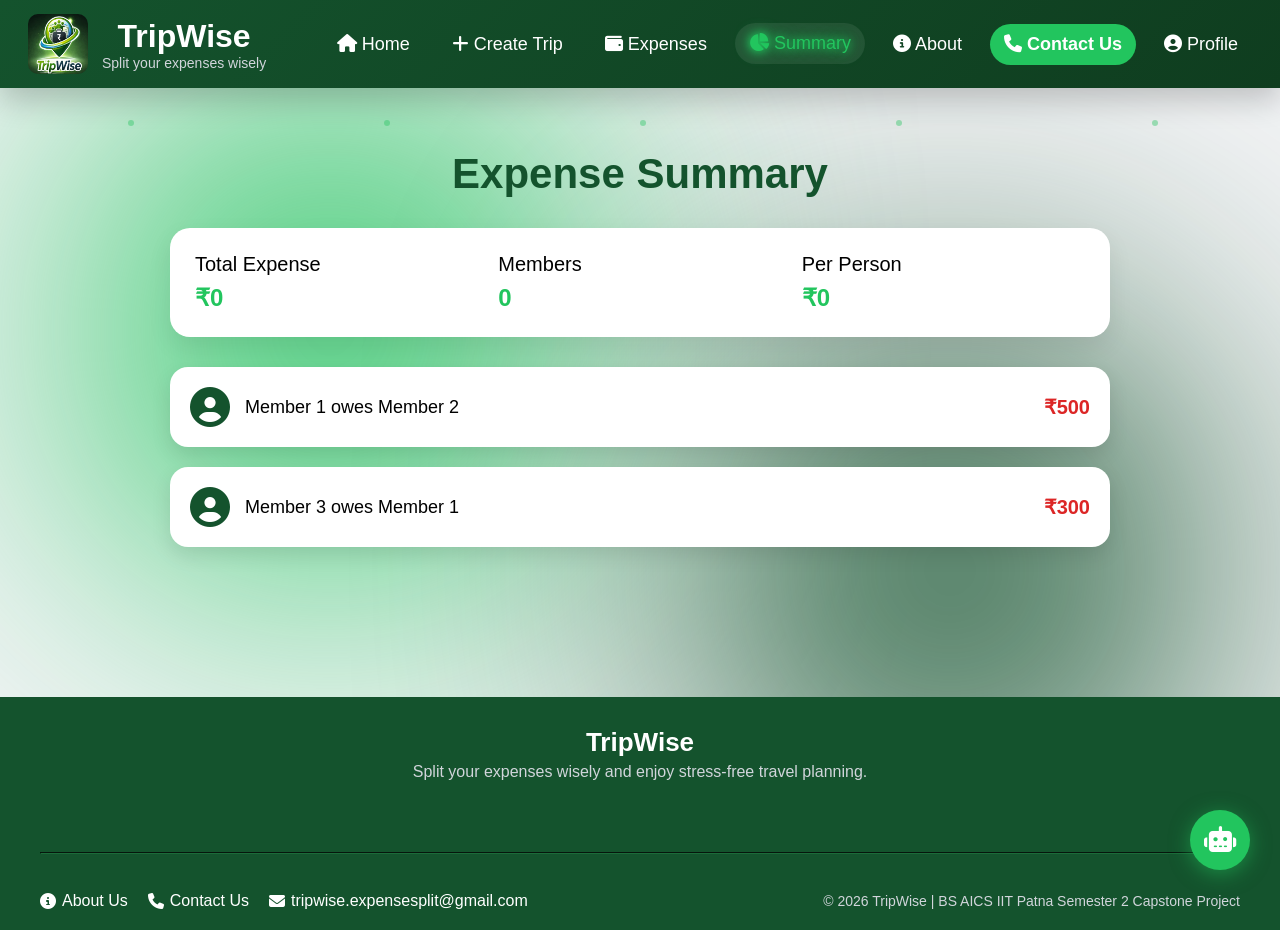
<file: summary.html>
<!DOCTYPE html>
<html>

<head>
    <title>Summary - TripWise</title>
    <meta name="viewport" content="width=device-width, initial-scale=1.0">
    <link rel="icon" type="image/png" href="image/logo.png">
    <link rel="stylesheet" href="https://cdnjs.cloudflare.com/ajax/libs/font-awesome/6.5.0/css/all.min.css">

    <style>
        * {
            margin: 0;
            padding: 0;
            box-sizing: border-box;
            font-family: 'Segoe UI', sans-serif;
        }

        body {
            background: #f3f4f6;
        }

        /* 🌿 BLUR BACKGROUND */
        body::before,
        body::after {
            content: "";
            position: fixed;
            width: 500px;
            height: 500px;
            border-radius: 50%;
            filter: blur(140px);
            z-index: -2;
            animation: float 14s infinite alternate ease-in-out;
        }

        body::before {
            background: #22c55e;
            top: 80px;
            left: 80px;
        }

        body::after {
            background: #14532d;
            bottom: 80px;
            right: 80px;
        }

        @keyframes float {
            0% {
                transform: translate(0, 0);
            }

            100% {
                transform: translate(80px, -60px);
            }
        }

        /* ✨ FLOATING PARTICLES */
        .particles span {
            position: fixed;
            width: 6px;
            height: 6px;
            background: #22c55e;
            border-radius: 50%;
            opacity: 0.4;
            animation: move 10s linear infinite;
            z-index: -1;
        }

        @keyframes move {
            from {
                transform: translateY(100vh);
            }

            to {
                transform: translateY(-10vh);
            }
        }


        /* NAVBAR */
        nav {
            position: fixed;
            top: 0;
            width: 100%;
            background: #14532d;
            display: flex;
            justify-content: space-between;
            align-items: center;
            padding: 14px 40px;
            z-index: 1000;
        }

        .logo {
            display: flex;
            align-items: center;
            gap: 12px;
        }

        .logo {
            text-decoration: none;
        }

        .logo img {
            width: 60px;
            height: 60px;
            border-radius: 10px;
        }

        .logo-text h1 {
            color: white;
            font-size: 32px;
            margin: 0;
        }

        .logo-text p {
            color: #d1d5db;
            font-size: 14px;
            margin: 0;
        }

        .nav-links {
            display: flex;
            gap: 30px;
            align-items: center;
        }

        .nav-links a {
            color: white;
            text-decoration: none;
            font-size: 18px;
        }

        .nav-links a.active {
            color: #22c55e;
        }

        /* ✨ NEON HOVER */
        .nav-links a:hover,
        .nav-links a.active {
            color: #22c55e;
            text-shadow: 0 0 8px #22c55e, 0 0 15px #22c55e;
        }

        /* CONTACT BUTTON */
        .contact-btn {
            background: #22c55e;
            padding: 8px 16px;
            border-radius: 20px;
            font-weight: 600;
        }

        .contact-btn:hover {
            background: #16a34a;
            text-shadow: none;
        }

        .menu-btn {
            font-size: 30px;
            color: white;
            cursor: pointer;
        }

        /* SIDEBAR */
        .sidebar {
            position: fixed;
            top: 80px;
            right: -260px;
            width: 260px;
            height: 100%;
            background: #14532d;
            transition: 0.4s;
            padding-top: 20px;
        }

        .sidebar.active {
            right: 0;
        }

        .sidebar a {
            display: block;
            color: white;
            padding: 18px;
            text-decoration: none;
            font-size: 20px;
        }

        .sidebar a:hover {
            background: #22c55e;
        }

        /* MAIN */
        .main {
            max-width: 1000px;
            margin: 120px auto;
            padding: 30px;
        }

        h1 {
            text-align: center;
            color: #14532d;
            font-size: 42px;
            margin-bottom: 30px;
        }

        /* SUMMARY BOX */
        .summary-box {
            background: white;
            padding: 25px;
            border-radius: 20px;
            box-shadow: 0 10px 25px rgba(0, 0, 0, 0.08);
            display: flex;
            justify-content: space-around;
            text-align: left;
            gap: 20px;
            margin-bottom: 30px;
        }

        .summary-box div {
            font-size: 20px;
            text-align: left;
            min-width: 180px;
            flex: 1 1 0;
        }

        .summary-box strong {
            display: block;
            font-size: 24px;
            color: #22c55e;
            margin-top: 8px;
        }

        @media(max-width:768px) {
            .summary-box {
                flex-direction: column;
                align-items: stretch;
                gap: 18px;
            }

            .summary-box div {
                width: 100%;
            }
        }

        /* CARDS */
        .cards {
            display: flex;
            flex-direction: column;
            gap: 20px;
        }

        .card {
            background: white;
            padding: 20px;
            border-radius: 18px;
            display: flex;
            justify-content: space-between;
            align-items: center;
            box-shadow: 0 8px 20px rgba(0, 0, 0, 0.1);
            transition: 0.3s;
        }

        .card:hover {
            transform: scale(1.03);
        }

        .card-left {
            display: flex;
            align-items: center;
            gap: 15px;
        }

        .card i {
            font-size: 40px;
            color: #14532d;
        }

        .card-text {
            font-size: 18px;
        }

        .amount {
            color: #dc2626;
            font-weight: bold;
            font-size: 20px;
        }

        /* FOOTER */

        .footer {
            background: #14532d;
            color: white;
            padding: 30px 40px 20px;
        }

        /* CENTER TEXT */
        .footer-center {
            text-align: center;
            margin-bottom: 15px;
        }

        .footer-center h2 {
            margin: 0;
            font-size: 26px;
        }

        .footer-center p {
            margin-top: 5px;
            color: #d1d5db;
        }

        /* BOTTOM ROW */
        .footer-bottom {
            display: flex;
            justify-content: space-between;
            align-items: center;
            flex-wrap: wrap;
        }

        /* LEFT LINKS */
        .footer-left {
            display: flex;
            gap: 20px;
            flex-wrap: wrap;
        }

        .footer-left a {
            color: white;
            text-decoration: none;
            display: flex;
            align-items: center;
            gap: 6px;
        }

        .footer-left a:hover {
            color: #22c55e;
        }

        /* RIGHT TEXT */
        .footer-right {
            font-size: 14px;
            color: #d1d5db;
        }

        /* MOBILE RESPONSIVE */
        @media(max-width:768px) {
            .footer-bottom {
                flex-direction: column;
                gap: 10px;
                text-align: center;
            }
        }
    </style>
    <link rel="stylesheet" href="css/responsive.css">
</head>

<body>

    <!-- PARTICLES -->
    <div class="particles">
        <span style="left:10%; animation-delay:0s"></span>
        <span style="left:30%; animation-delay:2s"></span>
        <span style="left:50%; animation-delay:4s"></span>
        <span style="left:70%; animation-delay:1s"></span>
        <span style="left:90%; animation-delay:3s"></span>
    </div>
    <!-- NAVBAR -->
    <nav>
        <a href="index.html" class="logo">
            <img src="image/logo.png">
            <div class="logo-text">
                <h1>TripWise</h1>
                <p>Split your expenses wisely</p>
            </div>
        </a>

        <center>
            <div class="nav-links">
                <a href="index.html"><i class="fa-solid fa-house"></i> Home</a>
                <a href="create_trip.html"><i class="fa-solid fa-plus"></i> Create Trip</a>
                <a href="add_expense.html"><i class="fa-solid fa-wallet"></i> Expenses</a>
                <a href="summary.html" class="active"><i class="fa-solid fa-chart-pie"></i> Summary</a>

                <a href="aboutus.html"><i class="fa-solid fa-circle-info"></i> About</a>

                <a href="contact.html" class="contact-btn">
                    <i class="fa-solid fa-phone"></i> Contact Us
                </a>

                <a href="create_acc.html">
                    <i class="fa-solid fa-circle-user"></i> Profile
                </a>
            </div>
        </center>


        <div class="menu-btn" onclick="toggleSidebar()"><i class="fa-solid fa-bars"></i></div>
    </nav>

    <!-- SIDEBAR -->
    <div class="sidebar" id="sidebar">
        <a href="index.html">Home</a>
        <a href="create_trip.html">Create Trip</a>
        <a href="add_expense.html">Expenses</a>
        <a href="summary.html">Summary</a>
        <a href="create_acc.html">Profile</a>
    </div>

    <!-- MAIN -->
    <div class="main">

        <h1>Expense Summary</h1>

        <!-- TOP SUMMARY -->
        <div class="summary-box">
            <div>Total Expense<strong>₹0</strong></div>
            <div>Members<strong>0</strong></div>
            <div>Per Person<strong>₹0</strong></div>
        </div>

        <!-- CARDS -->
        <div class="cards">

            <!-- CARD 1 -->
            <div class="card">
                <div class="card-left">
                    <i class="fa-solid fa-user-circle"></i>
                    <div class="card-text">
                        Member 1 owes Member 2
                    </div>
                </div>
                <div class="amount">₹500</div>
            </div>

            <!-- CARD 2 -->
            <div class="card">
                <div class="card-left">
                    <i class="fa-solid fa-user-circle"></i>
                    <div class="card-text">
                        Member 3 owes Member 1
                    </div>
                </div>
                <div class="amount">₹300</div>
            </div>

        </div>

    </div>

    <!-- FOOTER -->
    <footer class="footer">

        <!-- CENTER TAGLINE -->
        <div class="footer-center">
            <h2>TripWise</h2>
            <p>Split your expenses wisely and enjoy stress-free travel planning.</p>
        </div>
        <br>
        <br>
        <hr style="border-color:#1c6b3a; margin:20px 0;">
        <br>
        <!-- BOTTOM ROW -->
        <div class="footer-bottom">

            <!-- LEFT -->
            <div class="footer-left">
                <a href="aboutus.html">
                    <i class="fa-solid fa-circle-info"></i> About Us
                </a>

                <a href="contact.html">
                    <i class="fa-solid fa-phone"></i> Contact Us
                </a>

                <a href="#">
                    <i class="fa-solid fa-envelope"></i> tripwise.expensesplit@gmail.com
                </a>
            </div>

            <!-- RIGHT -->
            <div class="footer-right">
                © 2026 TripWise | BS AICS IIT Patna Semester 2 Capstone Project
            </div>

        </div>

    </footer>

    <script>
        function toggleSidebar() {
            document.getElementById("sidebar").classList.toggle("active");
        }
    </script>
    <!-- TRIPWISE AI CHAT BUBBLE -->
    <div id="chat-bubble" onclick="toggleChat()">
        <i class="fa-solid fa-robot"></i>
    </div>

    <div id="chat-window">
        <div id="chat-header">
            <span><i class="fa-solid fa-robot"></i> TripWise AI</span>
            <span onclick="toggleChat()" style="cursor:pointer;">✕</span>
        </div>
        <div id="chat-messages">
            <div class="bot-msg">👋 Hi! I'm TripWise AI.<br>Ask me about splitting expenses or travel budgeting!</div>
        </div>
        <div id="chat-input-area">
            <input type="text" id="chat-input" placeholder="Ask something..."
                onkeydown="if(event.key==='Enter') sendMessage()">
            <button onclick="sendMessage()"><i class="fa-solid fa-paper-plane"></i></button>
        </div>
    </div>

    <style>
        #chat-bubble {
            position: fixed;
            bottom: 30px;
            right: 30px;
            width: 60px;
            height: 60px;
            background: #22c55e;
            border-radius: 50%;
            display: flex;
            align-items: center;
            justify-content: center;
            font-size: 26px;
            color: white;
            cursor: pointer;
            box-shadow: 0 4px 20px rgba(34, 197, 94, 0.5);
            z-index: 9999;
            transition: transform 0.3s;
        }

        #chat-bubble:hover {
            transform: scale(1.1);
        }

        #chat-window {
            display: none;
            position: fixed;
            bottom: 100px;
            right: 30px;
            width: 340px;
            height: 460px;
            background: white;
            border-radius: 20px;
            box-shadow: 0 10px 40px rgba(0, 0, 0, 0.15);
            z-index: 9998;
            flex-direction: column;
            overflow: hidden;
        }

        #chat-window.open {
            display: flex;
        }

        #chat-header {
            background: #14532d;
            color: white;
            padding: 14px 18px;
            font-size: 16px;
            font-weight: 600;
            display: flex;
            justify-content: space-between;
            align-items: center;
        }

        #chat-messages {
            flex: 1;
            padding: 16px;
            overflow-y: auto;
            display: flex;
            flex-direction: column;
            gap: 10px;
        }

        .bot-msg {
            background: #f0fdf4;
            border: 1px solid #bbf7d0;
            color: #14532d;
            padding: 10px 14px;
            border-radius: 14px 14px 14px 0;
            font-size: 14px;
            max-width: 85%;
            line-height: 1.5;
        }

        .user-msg {
            background: #22c55e;
            color: white;
            padding: 10px 14px;
            border-radius: 14px 14px 0 14px;
            font-size: 14px;
            max-width: 85%;
            align-self: flex-end;
        }

        .thinking-msg {
            background: #f3f4f6;
            color: #6b7280;
            padding: 10px 14px;
            border-radius: 14px;
            font-size: 13px;
            font-style: italic;
        }

        #chat-input-area {
            display: flex;
            padding: 12px;
            border-top: 1px solid #e5e7eb;
            gap: 8px;
        }

        #chat-input {
            flex: 1;
            padding: 10px 14px;
            border: 1px solid #d1d5db;
            border-radius: 20px;
            font-size: 14px;
            outline: none;
        }

        #chat-input:focus {
            border-color: #22c55e;
        }

        #chat-input-area button {
            background: #22c55e;
            color: white;
            border: none;
            width: 40px;
            height: 40px;
            border-radius: 50%;
            cursor: pointer;
            font-size: 15px;
            margin-top: 0;
            padding: 0;
            display: flex;
            align-items: center;
            justify-content: center;
        }
    </style>

<script>
function toggleChat(){
    document.getElementById('chat-window').classList.toggle('open');
}
async function sendMessage(){
    const input=document.getElementById('chat-input');
    const messages=document.getElementById('chat-messages');
    const userText=input.value.trim();
    if(!userText) return;
    messages.innerHTML+=`<div class="user-msg">${userText}</div>`;
    input.value='';
    messages.innerHTML+=`<div class="thinking-msg" id="thinking">TripWise AI is thinking...</div>`;
    messages.scrollTop=messages.scrollHeight;
    try{
        const response=await fetch('http://127.0.0.1:8000/api/chatbot/',{
            method:'POST',
            headers:{'Content-Type':'application/json'},
            body:JSON.stringify({message:userText})
        });
        const data=await response.json();
        document.getElementById('thinking').remove();
        messages.innerHTML+=`<div class="bot-msg">${data.reply}</div>`;
    }catch(error){
        document.getElementById('thinking').remove();
        messages.innerHTML+=`<div class="bot-msg">⚠️ Could not connect.?</div>`;
    }
    messages.scrollTop=messages.scrollHeight;
}
</script>
<script src="js/script.js"></script>
</body>

</html>
</file>
<file: css/responsive.css>
/* Mobile Responsive Adjustments */

/* Hero Section */
@media(max-width:768px) {
    .hero {
        flex-direction: column;
        text-align: center;
        padding: 30px;
    }

    .hero-text {
        width: 100%;
        margin-bottom: 30px;
    }

    .hero-text h2 {
        font-size: 36px;
    }

    .hero-text p {
        font-size: 20px;
    }

    .hero-image img {
        width: 100%;
        height: auto;
        max-width: 300px;
    }

    .buttons {
        justify-content: center;
    }
}

/* Features Section */
@media(max-width:768px) {
    .features {
        flex-direction: column;
        gap: 20px;
        padding: 20px;
    }

    .feature {
        width: 100%;
    }
}

/* Welcome Section */
@media(max-width:768px) {
    .welcome {
        padding: 20px;
    }

    .welcome h2 {
        font-size: 32px;
    }

    .welcome p {
        font-size: 18px;
    }
}

/* Destinations Section */
@media(max-width:768px) {
    .destinations {
        justify-content: center;
    }

    .card {
        width: 80%;
        margin: 0 auto 20px;
    }
}

/* Why Tripwise Section */
@media(max-width:768px) {
    .why-container {
        flex-direction: column;
        align-items: center;
    }

    .why-card {
        width: 80%;
        max-width: 300px;
    }
}

/* Feedback Section */
@media(max-width:768px) {
    .feedback-container {
        padding: 5px;
    }

    .feedback-card {
        min-width: 250px;
        margin: 0 auto;
    }
}

/* Footer Adjustments */
@media(max-width:480px) {
    .footer {
        padding: 20px;
    }

    .footer-center h2 {
        font-size: 22px;
    }

    .footer-center p {
        font-size: 14px;
    }

    .footer-left {
        gap: 10px;
    }

    .footer-left a {
        font-size: 14px;
    }

    .footer-right {
        font-size: 12px;
        text-align: center;
        width: 100%;
        margin-top: 10px;
    }
}

/* Sidebar Adjustments */
@media(max-width:768px) {
    .sidebar {
        width: 250px;
    }

    .sidebar a {
        padding: 18px 25px;
        font-size: 24px;
    }
}

/* Navbar Improvements */
nav {
    background: linear-gradient(135deg, #14532d 0%, #0f3d1f 100%);
    padding: 14px 28px;
    box-shadow: 0 12px 28px rgba(0, 0, 0, 0.2);
}

.logo {
    gap: 14px;
    align-items: center;
}

.logo-text {
    display: flex;
    flex-direction: column;
    justify-content: center;
}

.nav-links {
    display: flex;
    flex-wrap: wrap;
    gap: 14px;
    align-items: center;
    justify-content: flex-end;
}

.nav-links a {
    padding: 10px 14px;
    border-radius: 999px;
    transition: background 0.25s ease, transform 0.25s ease;
}

.nav-links a:hover,
.nav-links a.active {
    background: rgba(255, 255, 255, 0.08);
    transform: translateY(-1px);
}

.contact-btn {
    background: #22c55e;
    padding: 10px 16px;
    border-radius: 999px;
}

.menu-btn {
    display: none;
    width: 44px;
    height: 44px;
    min-width: 44px;
    padding: 0;
    border-radius: 14px;
    align-items: center;
    justify-content: center;
    line-height: 1;
    box-sizing: border-box;
}

@media(max-width:900px) {
    nav {
        padding: 12px 20px;
        justify-content: space-between;
        align-items: center;
    }

    .nav-links {
        display: none !important;
    }

    .menu-btn {
        display: flex;
        width: 44px;
        height: 44px;
        min-width: 44px;
        padding: 0;
        border-radius: 14px;
        background: rgba(255, 255, 255, 0.08);
        color: white;
        box-shadow: 0 8px 18px rgba(0, 0, 0, 0.16);
    }

    .menu-btn i {
        font-size: 20px;
        line-height: 1;
    }

    .sidebar {
        top: 72px;
        width: 260px;
        max-width: calc(100% - 24px);
    }

    .sidebar a {
        font-size: 18px;
    }
}

@media(max-width:768px) {
    nav {
        padding: 10px 16px;
        gap: 10px;
    }

    .logo img {
        width: 44px;
        height: 44px;
    }

    .logo-text h1 {
        font-size: 18px;
    }

    .logo-text p {
        font-size: 12px;
    }

    .menu-btn {
        width: 42px;
        height: 42px;
        font-size: 20px;
    }

    .menu-btn i {
        font-size: 18px;
    }

    .main {
        padding: 0 16px;
    }

    .about-box,
    .summary-box,
    .card,
    .trip-card,
    .form-section,
    .image-section,
    .expense-block,
    .members .card,
    .team,
    .team-container {
        width: 100%;
    }

    .about-box {
        padding: 24px;
    }

    .summary-box {
        flex-direction: column;
        align-items: stretch;
        gap: 18px;
        text-align: left;
    }

    .card {
        flex-direction: column;
        align-items: stretch;
        gap: 18px;
    }

    .card-left {
        width: 100%;
        justify-content: space-between;
        gap: 12px;
    }

    .card input {
        width: 100%;
        max-width: 280px;
    }

    .form-section,
    .image-section {
        width: 100%;
    }

    .image-section img {
        width: 100%;
        max-width: 500px;
    }

    .form-section h1 {
        font-size: 34px;
    }

    .member {
        width: 100%;
        max-width: 420px;
    }

    .team-container {
        flex-direction: column;
        align-items: center;
    }

    .expense-block {
        padding: 20px;
    }

    .footer-bottom {
        flex-direction: column;
        gap: 16px;
    }
}

@media(max-width:480px) {
    nav {
        padding: 10px 14px;
    }

    .logo img {
        width: 38px;
        height: 38px;
    }

    .logo-text h1 {
        font-size: 16px;
    }

    .logo-text p {
        font-size: 11px;
    }

    .menu-btn {
        width: 40px;
        height: 40px;
        min-width: 40px;
        padding: 12px 16px;
    }

    .contact-btn,
    .nav-links a {
        font-size: 14px;
        padding: 8px 12px;
    }
}

/* Trust Users Section */
@media(max-width:768px) {
    .trust-users {
        gap: 8px;
    }

    .user {
        width: 28px;
        height: 28px;
        font-size: 12px;
    }

    .trust-text {
        font-size: 12px;
    }
}

/* AOS Animation Adjustments */
@media(max-width:768px) {
    [data-aos] {
        transform: none !important;
        opacity: 1 !important;
    }
}
</file>
